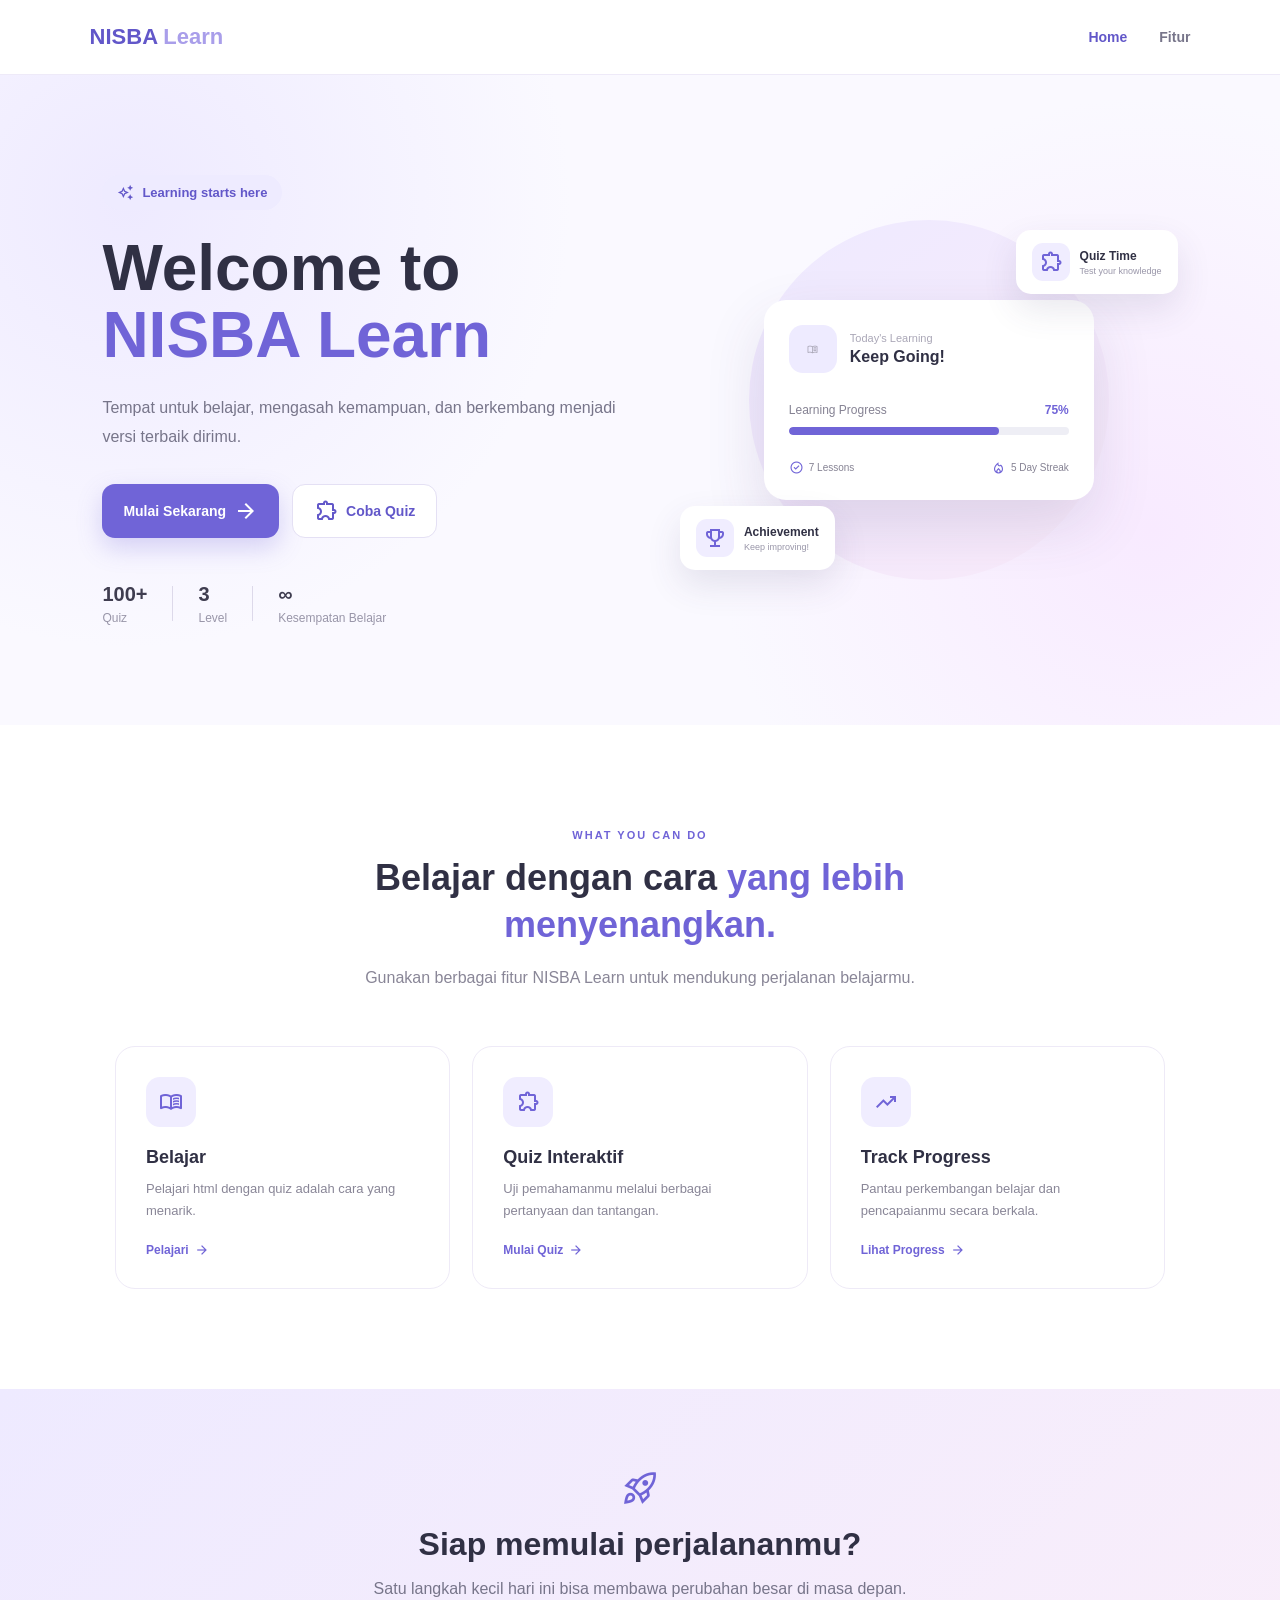
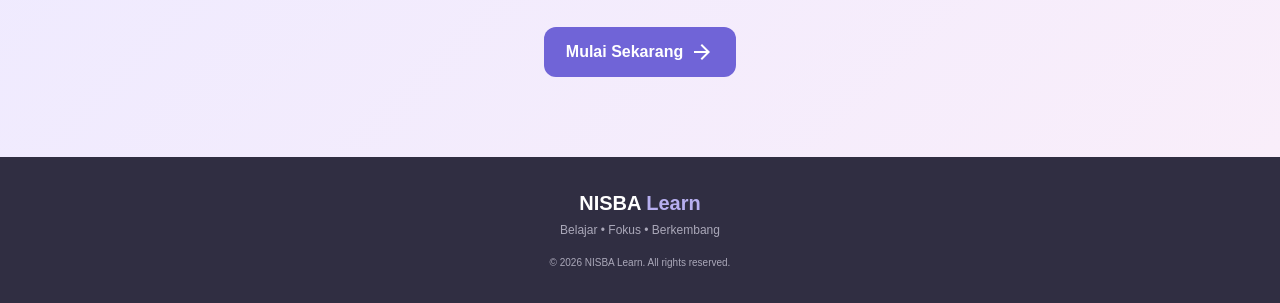
<file: index.html>
<!DOCTYPE html>
<html lang="id">

<head>

    <meta charset="UTF-8">

    <meta name="viewport"
        content="width=device-width, initial-scale=1.0">

    <title>NISBA Learn</title>


    <!-- ========================================
         GOOGLE MATERIAL ICONS
    ========================================= -->

    <link rel="stylesheet"
        href="https://fonts.googleapis.com/css2?family=Material+Symbols+Outlined:opsz,wght,FILL,GRAD@20..48,100..700,0..1,-50..200">


    <!-- ========================================
         CSS
    ========================================= -->

    <link rel="stylesheet"
        href="../css/index.css">

</head>


<body>


    <!-- ========================================
         NAVBAR
    ========================================= -->

    <header class="navbar">

        <div class="logo">
            NISBA <span>Learn</span>
        </div>


        <nav>

            <a href="#home"
                class="aktif">
                Home
            </a>


            <a href="#fitur">
                Fitur
            </a>

        </nav>

    </header>



    <!-- ========================================
         MAIN
    ========================================= -->

    <main>


        <!-- ========================================
             HERO / WELCOME
        ========================================= -->

        <section id="home"
            class="hero">


            <!-- BAGIAN KIRI -->

            <div class="hero-content">


                <!-- BADGE -->

                <div class="badge">

                    <span class="material-symbols-outlined">
                        auto_awesome
                    </span>

                    Learning starts here

                </div>



                <!-- JUDUL -->

                <h1>

                    Welcome to

                    <span>
                        NISBA Learn
                    </span>

                </h1>



                <!-- DESKRIPSI -->

                <p>

                    Tempat untuk belajar, mengasah
                    kemampuan, dan berkembang menjadi
                    versi terbaik dirimu.

                </p>



                <!-- ========================================
                     TOMBOL HERO
                ========================================= -->

                <div class="hero-tombol">


                    <!-- MULAI SEKARANG -->

                    <a href="../html/login.html"
                        class="tombol-utama">

                        Mulai Sekarang

                        <span class="material-symbols-outlined">
                            arrow_forward
                        </span>

                    </a>



                    <!-- COBA QUIZ -->

                    <a href="../html/quiz.html"
                        class="tombol-kedua">

                        <span class="material-symbols-outlined">
                            extension
                        </span>

                        Coba Quiz

                    </a>


                </div>



                <!-- ========================================
                     STATISTIK
                ========================================= -->

                <div class="statistik">


                    <div class="statistik-item">

                        <strong>
                            100+
                        </strong>

                        <span>
                            Quiz
                        </span>

                    </div>



                    <div class="garis"></div>



                    <div class="statistik-item">

                        <strong>
                            3
                        </strong>

                        <span>
                            Level
                        </span>

                    </div>



                    <div class="garis"></div>



                    <div class="statistik-item">

                        <strong>
                            ∞
                        </strong>

                        <span>
                            Kesempatan Belajar
                        </span>

                    </div>


                </div>


            </div>



            <!-- ========================================
                 BAGIAN KANAN / ILUSTRASI
            ========================================= -->

            <div class="hero-visual">


                <!-- LINGKARAN -->

                <div class="lingkaran"></div>



                <!-- ========================================
                     KARTU UTAMA
                ========================================= -->

                <div class="kartu-belajar">


                    <div class="kartu-header">


                        <!-- ICON BUKU -->

                        <div class="ikon-buku">

                            <span class="material-symbols-outlined">
                                menu_book
                            </span>

                        </div>



                        <!-- JUDUL KARTU -->

                        <div>

                            <span>
                                Today's Learning
                            </span>

                            <strong>
                                Keep Going!
                            </strong>

                        </div>


                    </div>



                    <!-- ========================================
                         PROGRESS
                    ========================================= -->

                    <div class="progress-info">

                        <span>
                            Learning Progress
                        </span>

                        <strong>
                            75%
                        </strong>

                    </div>



                    <div class="progress">

                        <div class="progress-isi"></div>

                    </div>



                    <!-- BAGIAN BAWAH -->

                    <div class="kartu-bawah">


                        <div>

                            <span class="material-symbols-outlined">
                                check_circle
                            </span>

                            7 Lessons

                        </div>



                        <div>

                            <span class="material-symbols-outlined">
                                local_fire_department
                            </span>

                            5 Day Streak

                        </div>


                    </div>


                </div>



                <!-- ========================================
                     KARTU QUIZ
                ========================================= -->

                <div class="kartu-kecil quiz">


                    <span class="material-symbols-outlined">
                        extension
                    </span>


                    <div>

                        <strong>
                            Quiz Time
                        </strong>

                        <small>
                            Test your knowledge
                        </small>

                    </div>


                </div>



                <!-- ========================================
                     KARTU ACHIEVEMENT
                ========================================= -->

                <div class="kartu-kecil achievement">


                    <span class="material-symbols-outlined">
                        emoji_events
                    </span>


                    <div>

                        <strong>
                            Achievement
                        </strong>

                        <small>
                            Keep improving!
                        </small>

                    </div>


                </div>


            </div>


        </section>



        <!-- ========================================
             FITUR
        ========================================= -->

        <section id="fitur"
            class="fitur">


            <!-- JUDUL SECTION -->

            <div class="judul-section">


                <span>
                    WHAT YOU CAN DO
                </span>


                <h2>

                    Belajar dengan cara

                    <span>
                        yang lebih menyenangkan.
                    </span>

                </h2>


                <p>

                    Gunakan berbagai fitur NISBA Learn
                    untuk mendukung perjalanan belajarmu.

                </p>


            </div>



            <!-- ========================================
                 CONTAINER FITUR
            ========================================= -->

            <div class="fitur-container">


                <!-- ========================================
                     MATERI
                ========================================= -->

                <div class="fitur-card">

                    <div class="fitur-icon">

                        <span class="material-symbols-outlined">
                            menu_book
                        </span>

                    </div>


                    <h3>
                        Belajar 
                    </h3>


                    <p>

                        Pelajari html dengan quiz adalah
                        cara yang menarik.

                    </p>


                    <a href="#">

                        Pelajari

                        <span class="material-symbols-outlined">
                            arrow_forward
                        </span>

                    </a>


                </div>



                <!-- ========================================
                     QUIZ
                ========================================= -->

                <div class="fitur-card">


                    <div class="fitur-icon">

                        <span class="material-symbols-outlined">
                            extension
                        </span>

                    </div>


                    <h3>
                        Quiz Interaktif
                    </h3>


                    <p>

                        Uji pemahamanmu melalui berbagai
                        pertanyaan dan tantangan.

                    </p>


                    <a href="#">

                        Mulai Quiz

                        <span class="material-symbols-outlined">
                            arrow_forward
                        </span>

                    </a>


                </div>



                <!-- ========================================
                     PROGRESS
                ========================================= -->

                <div class="fitur-card">


                    <div class="fitur-icon">

                        <span class="material-symbols-outlined">
                            trending_up
                        </span>

                    </div>


                    <h3>
                        Track Progress
                    </h3>


                    <p>

                        Pantau perkembangan belajar dan
                        pencapaianmu secara berkala.

                    </p>


                    <a href="#">

                        Lihat Progress

                        <span class="material-symbols-outlined">
                            arrow_forward
                        </span>

                    </a>


                </div>


            </div>


        </section>



        <!-- ========================================
             CTA
        ========================================= -->

        <section class="cta">


            <div>


                <!-- ICON -->

                <span class="material-symbols-outlined">
                    rocket_launch
                </span>


                <!-- JUDUL -->

                <h2>
                    Siap memulai perjalananmu?
                </h2>


                <!-- DESKRIPSI -->

                <p>

                    Satu langkah kecil hari ini bisa
                    membawa perubahan besar di masa depan.

                </p>



                <!-- ========================================
                     TOMBOL CTA
                ========================================= -->

                <a href="../html/login.html"
                    class="tombol-cta">

                    Mulai Sekarang

                    <span class="material-symbols-outlined">
                        arrow_forward
                    </span>

                </a>


            </div>


        </section>


    </main>



    <!-- ========================================
         FOOTER
    ========================================= -->

    <footer id="tentang">


        <!-- LOGO -->

        <div class="footer-logo">

            NISBA <span>Learn</span>

        </div>


        <!-- TAGLINE -->

        <p>

            Belajar • Fokus • Berkembang

        </p>


        <!-- COPYRIGHT -->

        <span>

            © 2026 NISBA Learn.
            All rights reserved.

        </span>


    </footer>
    <script src="../js/index.js"></script>

</body>

</html>
</file>
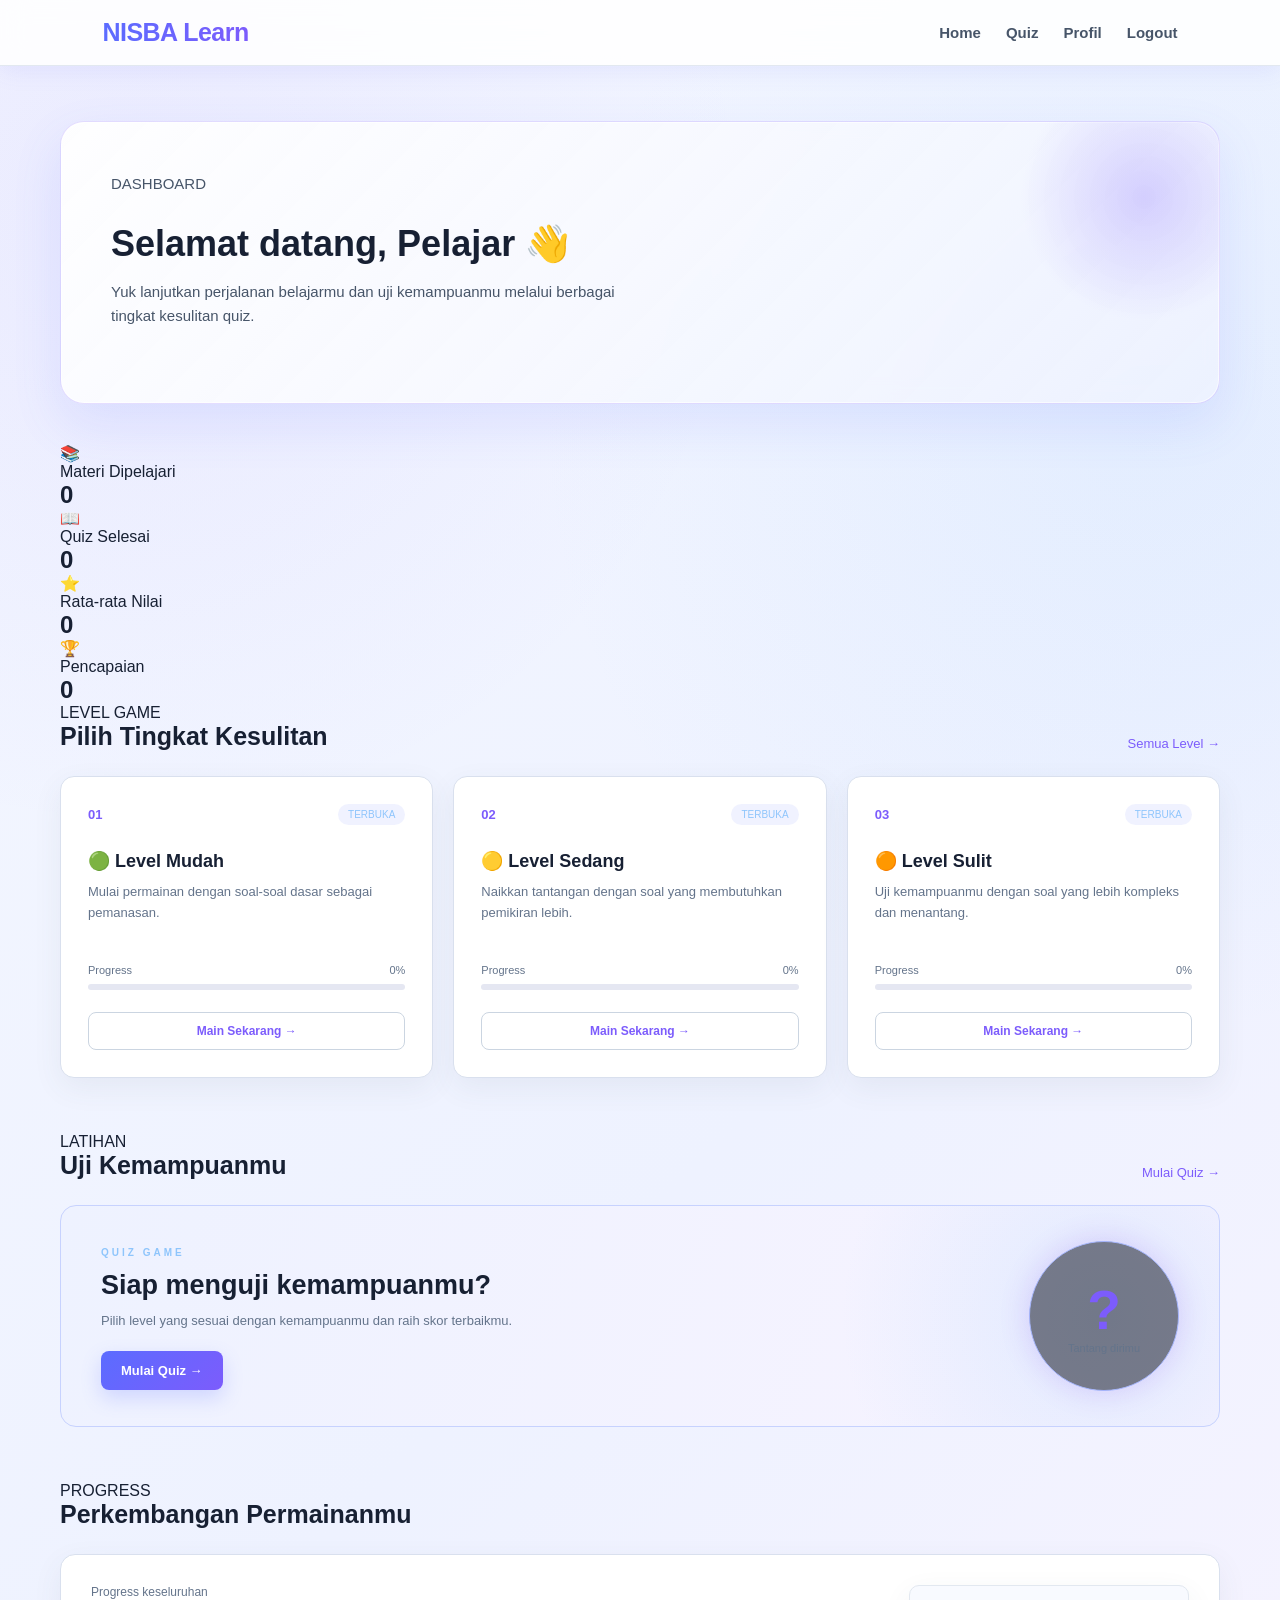
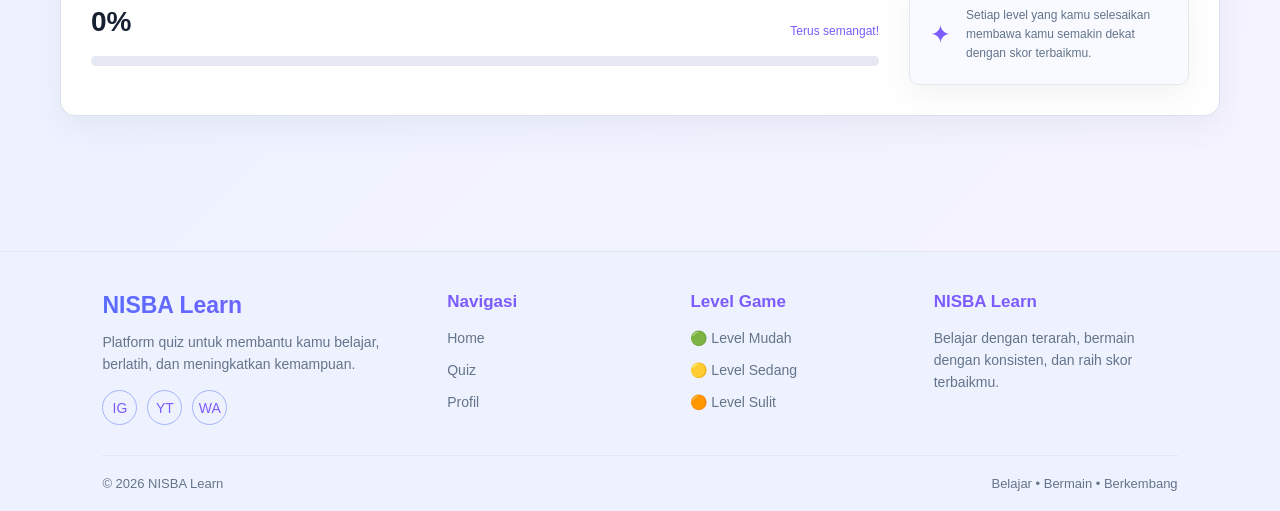
<file: html/dashbord.html>
<!DOCTYPE html>
<html lang="id">

<head>
    <meta charset="UTF-8">
    <meta name="viewport" content="width=device-width, initial-scale=1.0">
    <title>Dashboard - NISBA Learn</title>
    <!-- File CSS Utama -->
    <link rel="stylesheet" href="../css/style.css">
</head>

<body>
 
    <!-- =========================================================================
         HEADER & NAVIGASI UTAMA
         ========================================================================= -->
    <header>
        <h2>NISBA Learn</h2>
        <nav>
            <a href="dashbord.html">Home</a>
            <a href="quiz.html">Quiz</a>
            <a href="profil.html">Profil</a>
            <a href="login.html">Logout</a>
        </nav>
    </header>

    <!-- =========================================================================
         KONTEN UTAMA (MAIN)
         ========================================================================= -->
    <main>
        
        <!-- SECTION 1: BANNER SLIDER & TEKS SAMBUTAN -->
        <section class="selamat-datang">   

            <!-- Component: Dynamic Welcome Text -->
            <div class="teks-sambutan">
                <p class="teks-kecil">DASHBOARD</p>
                <h1>
                    Selamat datang,
                    <!-- Element ID diakses & diisi nama pengguna via JavaScript -->
                    <span id="namaPengguna">Pelajar</span> 👋
                </h1>
                <p>
                    Yuk lanjutkan perjalanan belajarmu dan uji kemampuanmu melalui berbagai tingkat kesulitan quiz.
                </p>
            </div>
        </section>

        <!-- SECTION 2: RINGKASAN STATISTIK PENGGUNA -->
        <section class="ringkasan">

            <div class="kartu-statistik">
                <div class="dokumen">📚</div>
                <div>
                    <p>Materi Dipelajari</p>
                    <h2>0</h2>
                </div>
            </div>

            <div class="kartu-statistik">
                <div class="buku"> 📖 </div>
                <div>
                    <p>Quiz Selesai</p>
                    <h2>0</h2>
                </div>
            </div>

            <div class="kartu-statistik">
                <div class="bintang">⭐</div>
                <div>
                    <p>Rata-rata Nilai</p>
                    <h2>0</h2>
                </div>
            </div>

            <div class="kartu-statistik">
                <div class="piala">🏆</div>
                <div>
                    <p>Pencapaian</p>
                    <h2>0</h2>
                </div>
            </div>

        </section>

        <!-- SECTION 3: KARTU TINGKAT KESULITAN QUIZ -->
        <section class="bagian">
            <div class="judul-bagian">
                <div>
                    <p class="teks-kecil">LEVEL GAME</p>
                    <h2>Pilih Tingkat Kesulitan</h2>
                </div>
                <a href="quiz.html">Semua Level →</a>
            </div>

            <div class="learning-grid">

                <!-- Level 1: Mudah -->
                <div class="kartu-belajar">
                    <div class="atas-kartu">
                        <span class="nomor">01</span>
                        <span class="status">TERBUKA</span>
                    </div>
                    <h3>🟢 Level Mudah</h3>
                    <p>Mulai permainan dengan soal-soal dasar sebagai pemanasan.</p>
                    <div class="progress-teks">
                        <span>Progress</span>
                        <span>0%</span>
                    </div>
                    <div class="progress-belajar">
                    </div>
                    <a href="quiz.html?level=mudah" class="tombol-belajar">Main Sekarang →</a>
                </div>

                <!-- Level 2: Sedang -->
                <div class="kartu-belajar">
                    <div class="atas-kartu">
                        <span class="nomor">02</span>
                        <span class="status">TERBUKA</span>
                    </div>
                    <h3>🟡 Level Sedang</h3>
                    <p>Naikkan tantangan dengan soal yang membutuhkan pemikiran lebih.</p>
                    <div class="progress-teks">
                        <span>Progress</span>
                        <span>0%</span>
                    </div>
                    <div class="progress-belajar">
                        <div class="bar-fill"></div>
                    </div>
                    <a href="quiz.html?level=sedang" class="tombol-belajar">Main Sekarang →</a>
                </div>

                <!-- Level 3: Sulit -->
                <div class="kartu-belajar">
                    <div class="atas-kartu">
                        <span class="nomor">03</span>
                        <span class="status">TERBUKA</span>
                    </div>
                    <h3>🟠 Level Sulit</h3>
                    <p>Uji kemampuanmu dengan soal yang lebih kompleks dan menantang.</p>
                    <div class="progress-teks">
                        <span>Progress</span>
                        <span>0%</span>
                    </div>
                    <div class="progress-belajar">
                        <div class="bar-fill"></div>
                    </div>
                    <a href="quiz.html?level=sulit" class="tombol-belajar">Main Sekarang →</a>
                </div>

            </div>
        </section>

        <!-- SECTION 4: CALL TO ACTION (CTA) QUIZ BANNER -->
        <section class="bagian">
            <div class="judul-bagian">
                <div>
                    <p class="teks-kecil">LATIHAN</p>
                    <h2>Uji Kemampuanmu</h2>
                </div>
                <a href="quiz.html">Mulai Quiz →</a>
            </div>

            <div class="quiz-banner">
                <div class="quiz-info">
                    <span class="label-quiz">QUIZ GAME</span>
                    <h2>Siap menguji kemampuanmu?</h2>
                    <p>Pilih level yang sesuai dengan kemampuanmu dan raih skor terbaikmu.</p>
                    <a href="quiz.html" class="tombol-quiz">Mulai Quiz →</a>
                </div>

                <div class="angka-quiz">
                    <strong>?</strong>
                    <span>Tantang dirimu</span>
                </div>
            </div>
        </section>

        <!-- SECTION 5: TOTAL PROGRESS BAR -->
        <section class="bagian">
            <div class="judul-bagian">
                <div>
                    <p class="teks-kecil">PROGRESS</p>
                    <h2>Perkembangan Permainanmu</h2>
                </div>
            </div>

            <div class="progress-card">
                <div class="progress-utama">
                    <div class="progress-info">
                        <div>
                            <p>Progress keseluruhan</p>
                            <h2>0%</h2>
                        </div>
                        <span>Terus semangat!</span>
                    </div>
                    <div class="bar-besar">
                        <div class="bar-fill-total"></div>
                    </div>
                </div>

                <div class="motivasi">
                    <span>✦</span>
                    <p>Setiap level yang kamu selesaikan membawa kamu semakin dekat dengan skor terbaikmu.</p>
                </div>
            </div>
        </section>

    </main>

    <!-- =========================================================================
         FOOTER
         ========================================================================= -->
    <footer>
        <div class="footer-container">
            <div class="footer-bagian">
                <h2 class="logo-footer">NISBA Learn</h2>
                <p>Platform quiz untuk membantu kamu belajar, berlatih, dan meningkatkan kemampuan.</p>
                <div class="sosial">
                    <a href="#">IG</a>
                    <a href="#">YT</a>
                    <a href="#">WA</a>
                </div>
            </div>

            <div class="footer-bagian">
                <h3>Navigasi</h3>
                <a href="index.html">Home</a>
                <a href="quiz.html">Quiz</a>
                <a href="profil.html">Profil</a>
            </div>

            <div class="footer-bagian">
                <h3>Level Game</h3>
                <a href="quiz.html?level=mudah">🟢 Level Mudah</a>
                <a href="quiz.html?level=sedang">🟡 Level Sedang</a>
                <a href="quiz.html?level=sulit">🟠 Level Sulit</a>
        
            </div>

            <div class="footer-bagian">
                <h3>NISBA Learn</h3>
                <p>Belajar dengan terarah, bermain dengan konsisten, dan raih skor terbaikmu.</p>
            </div>
        </div>

        <div class="footer-bawah">
            <span>© 2026 NISBA Learn</span>
            <span>Belajar • Bermain • Berkembang</span>
        </div>
    </footer>

    <!-- Script JavaScript Utama -->
    <script src="../js/script.js"></script>

</body>
</html>
</file>
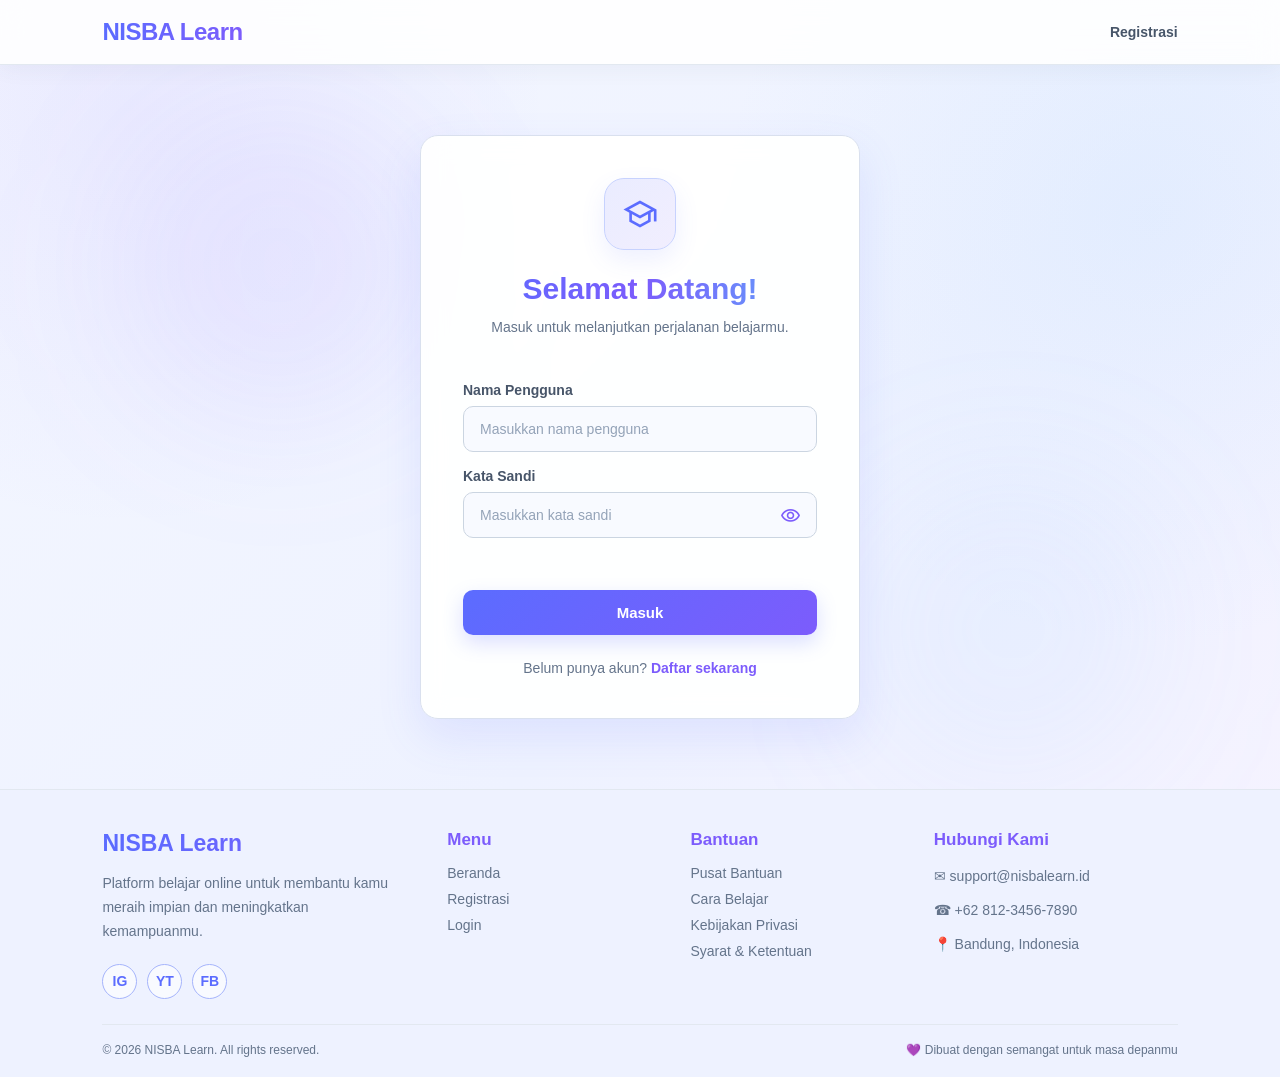
<file: html/login.html>
<!DOCTYPE html>
<html lang="id">

<head>

    <meta charset="UTF-8">

    <meta
        name="viewport"
        content="width=device-width, initial-scale=1.0"
    >

    <title>Login - NISBA Learn</title>

    <!-- GOOGLE ICON -->
    <link
        rel="stylesheet"
        href="https://fonts.googleapis.com/css2?family=Material+Symbols+Outlined:opsz,wght,FILL,GRAD@20..48,100..700,0..1,-50..200"
    >

    <!-- CSS LOGIN -->
    <link
        rel="stylesheet"
        href="../css/login.css"
    >

</head>


<body>

    <!-- header -->
    <header>

        <h2>
            NISBA Learn
        </h2>

        <nav>

            <a href="register.html">
                Registrasi
            </a>

        </nav>

    </header>



    <!-- =================================
         FORM LOGIN
    ================================== -->

    <main>

        <div class="login-container">


            <!-- LOGO / ICON -->

            <div class="login-icon">

                <span class="material-symbols-outlined">
                    school
                </span>

            </div>


            <h1>
                Selamat Datang!
            </h1>

            <p class="subjudul">
                Masuk untuk melanjutkan perjalanan belajarmu.
            </p>



            <!-- FORM -->

            <form id="formulirLogin">


                <!-- USERNAME -->

                <label for="namaPengguna">
                    Nama Pengguna
                </label>

                <input
                    type="text"
                    id="namaPengguna"
                    placeholder="Masukkan nama pengguna"
                    required
                >



                <!-- PASSWORD -->

                <label for="kataSandi">
                    Kata Sandi
                </label>

                <div class="kotak-sandi">

                    <input
                        type="password"
                        id="kataSandi"
                        placeholder="Masukkan kata sandi"
                        required
                    >

                    <button
                        type="button"
                        id="tombolSandi"
                    >

                        <span class="material-symbols-outlined">
                            visibility
                        </span>

                    </button>

                </div>



                <!-- PESAN -->

                <p id="pesanLogin"></p>



                <!-- TOMBOL LOGIN -->

                <button
                    type="submit"
                    class="tombol-login"
                >
                    Masuk
                </button>


            </form>



            <!-- LINK REGISTER -->

            <p class="belum-akun">

                Belum punya akun?

                <a href="register.html">
                    Daftar sekarang
                </a>

            </p>


        </div>

    </main>



    <!-- =================================
         FOOTER
    ================================== -->

    <footer>

        <div class="footer-container">


            <div class="footer-bagian">

                <h2 class="logo-footer">
                    NISBA Learn
                </h2>

                <p>
                    Platform belajar online untuk membantu
                    kamu meraih impian dan meningkatkan
                    kemampuanmu.
                </p>

                <div class="sosial">

                    <a href="#">
                        IG
                    </a>

                    <a href="#">
                        YT
                    </a>

                    <a href="#">
                        FB
                    </a>

                </div>

            </div>



            <div class="footer-bagian">

                <h3>
                    Menu
                </h3>

                <a href="dashbord.html">
                    Beranda
                </a>

                <a href="register.html">
                    Registrasi
                </a>

                <a href="login.html">
                    Login
                </a>

            </div>
 


            <div class="footer-bagian">

                <h3>
                    Bantuan
                </h3>

                <a href="#">
                    Pusat Bantuan
                </a>

                <a href="#">
                    Cara Belajar
                </a>

                <a href="#">
                    Kebijakan Privasi
                </a>

                <a href="#">
                    Syarat & Ketentuan
                </a>

            </div>



            <div class="footer-bagian">

                <h3>
                    Hubungi Kami
                </h3>

                <p>
                    ✉ support@nisbalearn.id
                </p>

                <p>
                    ☎ +62 812-3456-7890
                </p>

                <p>
                    📍 Bandung, Indonesia
                </p>

            </div>


        </div>



        <div class="footer-bawah">

            <span>
                © 2026 NISBA Learn. All rights reserved.
            </span>

            <span>
                💜 Dibuat dengan semangat untuk masa depanmu
            </span>

        </div>

    </footer>



    <!-- JAVASCRIPT LOGIN -->

    <script src="../js/login.js"></script>


</body>

</html>
</file>
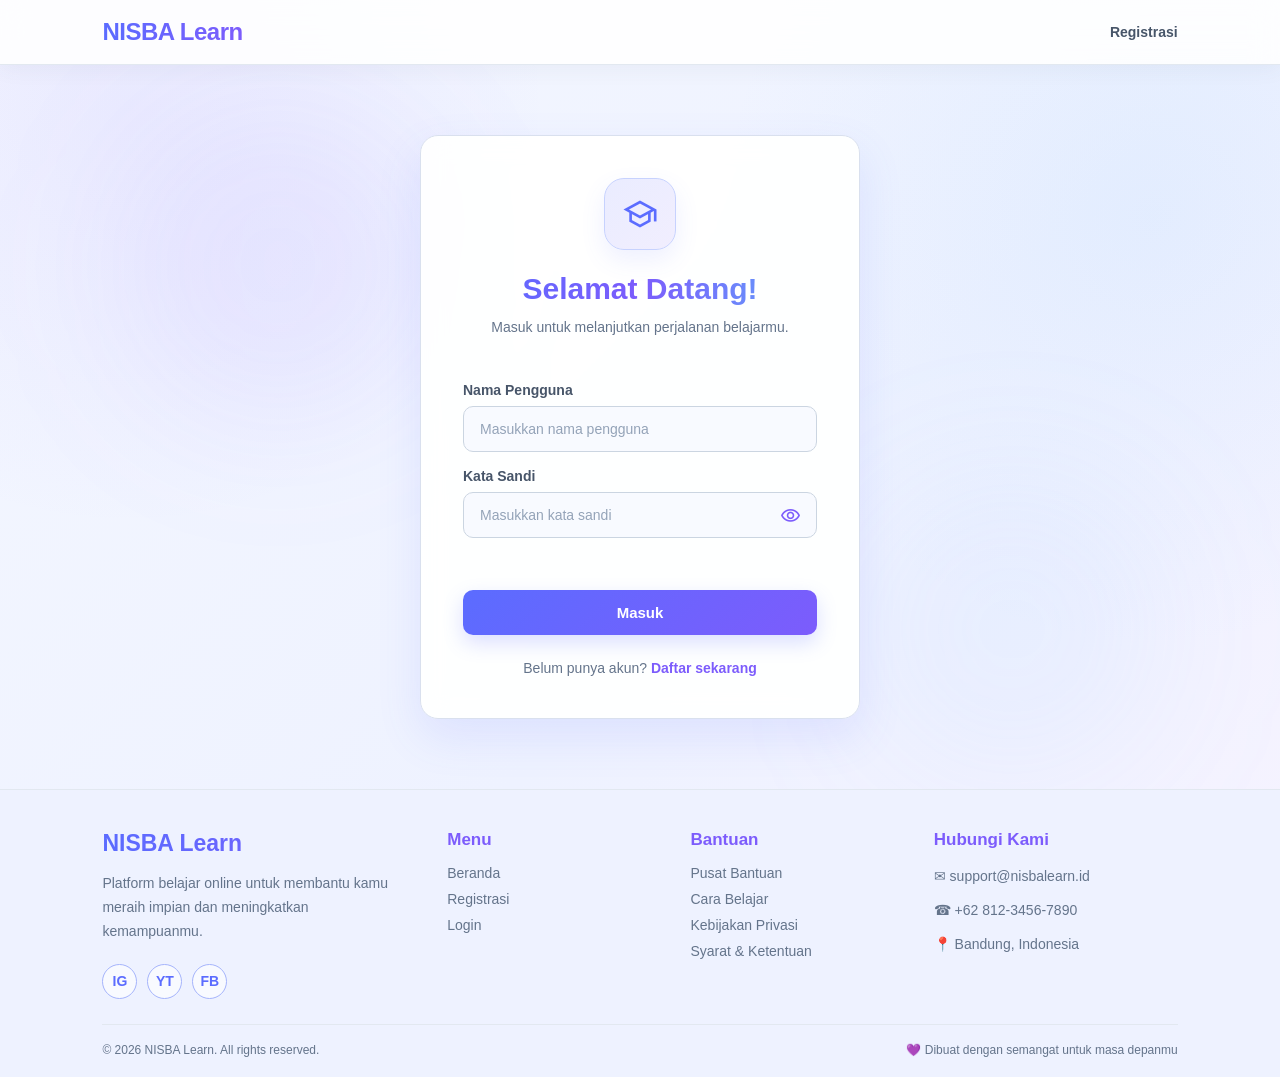
<file: html/profil.html>
<!DOCTYPE html>
<html lang="id">

<head>

    <meta charset="UTF-8">

    <meta
        name="viewport"
        content="width=device-width, initial-scale=1.0"
    >

    <title>Profil - NISBA Learn</title>

    <!-- GOOGLE MATERIAL SYMBOLS -->
    <link
        rel="stylesheet"
        href="https://fonts.googleapis.com/css2?family=Material+Symbols+Outlined"
    >

    <link
        rel="stylesheet"
        href="../css/profil.css"
    >

</head>


<body>


    <!-- =================================
         HEADER
    ================================== -->

    <header>

        <h2>NISBA Learn</h2>

        <nav>

            <a href="index.html">
                Home
            </a>

            <a href="quiz.html">
                Quiz
            </a>

            <a href="profil.html">
                Profil
            </a>

           <a href="login.html">
                Logout
           </a>

        </nav>

    </header>



    <!-- =================================
         MAIN
    ================================== -->

    <main>


        <section class="profil-container">


            <!-- =================================
                 JUDUL
            ================================== -->

            <div class="judul-profil">

                <p class="teks-kecil">
                    NISBA LEARN
                </p>

                <h1>
                    Profil Pengguna
                </h1>

                <p>
                    Kelola dan lihat informasi akunmu
                    di NISBA Learn.
                </p>

            </div>



            <!-- =================================
                 KARTU PROFIL
            ================================== -->

            <div class="profil-card">


                <div class="foto-profil">

                    <span class="material-symbols-outlined">
                        person
                    </span>

                </div>


                <h2 id="namaPengguna">
                    Pengguna
                </h2>


                <p
                    id="username"
                    class="username"
                >
                    @username
                </p>


                <div class="garis"></div>



                <!-- =================================
                     INFORMASI AKUN
                ================================== -->

                <div class="informasi-akun">


                    <div class="info-item">

                        <span class="material-symbols-outlined">
                            badge
                        </span>

                        <div>

                            <span>
                                Nama Lengkap
                            </span>

                            <strong id="namaLengkap">
                                -
                            </strong>

                        </div>

                    </div>



                    <div class="info-item">

                        <span class="material-symbols-outlined">
                            person
                        </span>

                        <div>

                            <span>
                                Username
                            </span>

                            <strong id="usernameDetail">
                                -
                            </strong>

                        </div>

                    </div>



                    <div class="info-item">

                        <span class="material-symbols-outlined">
                            school
                        </span>

                        <div>

                            <span>
                                Status
                            </span>

                            <strong>
                                Pelajar
                            </strong>

                        </div>

                    </div>


                </div>



                <!-- =================================
                     STATISTIK QUIZ
                ================================== -->

                <div class="statistik">


                    <div class="statistik-item">

                        <span class="material-symbols-outlined">
                            quiz
                        </span>

                        <strong id="jumlahQuiz">
                            0
                        </strong>

                        <span>
                            Quiz Selesai
                        </span>

                    </div>



                    <div class="statistik-item">

                        <span class="material-symbols-outlined">
                            star
                        </span>

                        <strong id="rataNilai">
                            0
                        </strong>

                        <span>
                            Rata-rata Nilai
                        </span>

                    </div>


                </div>


            </div>


        </section>


    </main>



    <!-- =================================
         FOOTER
    ================================== -->

    <footer>

        <div class="footer-container">


            <div class="footer-bagian">

                <h2 class="logo-footer">
                    NISBA Learn
                </h2>

                <p>
                    Platform quiz untuk membantu
                    kamu belajar, berlatih, dan
                    meningkatkan kemampuan.
                </p>

            </div>



            <div class="footer-bagian">

                <h3>
                    Navigasi
                </h3>

                <a href="index.html">
                    Beranda
                </a>

                <a href="quiz.html">
                    Quiz
                </a>

                <a href="profil.html">
                    Profil
                </a>

                <a
                    href="#"
                    id="tombolLogoutFooter"
                >
                    Logout
                </a>

            </div>



            <div class="footer-bagian">

                <h3>
                    NISBA Learn
                </h3>

                <p>
                    Belajar dengan terarah,
                    berlatih dengan konsisten,
                    dan raih hasil terbaikmu.
                </p>

            </div>


        </div>



        <div class="footer-bawah">

            <span>
                © 2026 NISBA Learn
            </span>

            <span>
                Belajar • Berlatih • Berkembang
            </span>

        </div>

    </footer>



    <script src="../js/profil.js"></script>

</body>

</html>
</file>
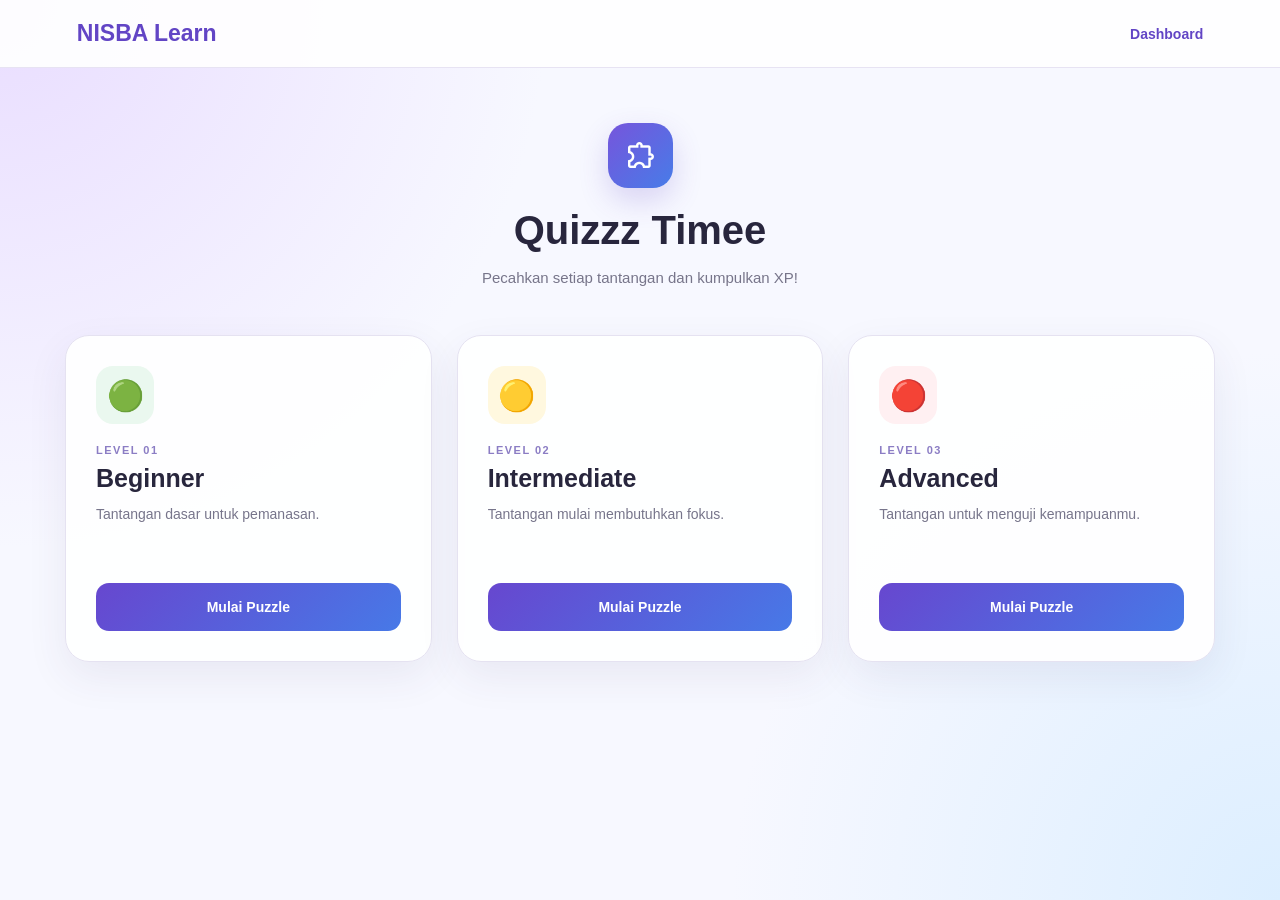
<file: html/quiz.html>
<!DOCTYPE html>

<html lang="id">

<head>

    <meta charset="UTF-8">

    <meta name="viewport" content="width=device-width, initial-scale=1.0">

    <title>quiz time</title>


    <!-- GOOGLE ICON -->
    <link rel="stylesheet"
        href="https://fonts.googleapis.com/css2?family=Material+Symbols+Outlined:opsz,wght,FILL,GRAD@20..48,100..700,0..1,-50..200">

    <!-- CSS -->
    <link rel="stylesheet" href="../css/quiz.css">

</head>

<body>


    <!-- =====================================
     HEADER
====================================== -->

    <header>

        <div class="logo">
            NISBA Learn
        </div>

        <a href="dashbord.html">
            Dashboard
        </a>

    </header>



    <!-- =====================================
     MAIN
====================================== -->

    <main>

        <!-- PEMILIHAN LEVEL -->

        <section id="halamanLevel" class="halaman">

            <div class="judul">

                <span class="material-symbols-outlined">
                    extension
                </span>

                <h1>
                    Quizzz Timee
                </h1>

                <p>
                    Pecahkan setiap tantangan dan kumpulkan XP!
                </p>

            </div>


            <div class="level-container">


                <!-- BEGINNER -->

                <div class="level-card beginner">

                    <div class="level-icon">
                        🟢
                    </div>

                    <span class="label-level">
                        LEVEL 01
                    </span>

                    <h2>
                        Beginner
                    </h2>

                    <p>
                        Tantangan dasar untuk pemanasan.
                    </p>

                    <button id="tombolBeginner">
                        Mulai Puzzle
                    </button>

                </div>



                <!-- INTERMEDIATE -->

                <div class="level-card intermediate">

                    <div class="level-icon">
                        🟡
                    </div>

                    <span class="label-level">
                        LEVEL 02
                    </span>

                    <h2>
                        Intermediate
                    </h2>

                    <p>
                        Tantangan mulai membutuhkan fokus.
                    </p>

                    <button id="tombolIntermediate">
                        Mulai Puzzle
                    </button>

                </div>



                <!-- ADVANCED -->

                <div class="level-card advanced">

                    <div class="level-icon">
                        🔴
                    </div>

                    <span class="label-level">
                        LEVEL 03
                    </span>

                    <h2>
                        Advanced
                    </h2>

                    <p>
                        Tantangan untuk menguji kemampuanmu.
                    </p>

                    <button id="tombolAdvanced">
                        Mulai Puzzle
                    </button>

                </div>

            </div>

        </section>



        <!-- =====================================
         HALAMAN PUZZLE
    ====================================== -->

        <section id="halamanPuzzle" class="halaman hidden">

            <!-- STATUS -->

            <div class="status-bar">

                <div>
                    🧩
                    <span id="nomorPuzzle">
                        Puzzle 1 / 10
                    </span>
                </div>

                <div>
                    ❤️
                    <span id="nyawa">
                        ❤️ ❤️ ❤️
                    </span>
                </div>

                <div>
                    🔥
                    <span id="streak">
                        0
                    </span>
                </div>

                <div>
                    ⭐
                    <span id="xp">
                        0 XP
                    </span>
                </div>

            </div>



            <!-- PROGRESS -->

            <div class="progress-container">

                <div id="progressBar" class="progress-bar"></div>

            </div>



            <!-- PUZZLE -->

            <div class="puzzle-card">

                <div id="tingkatSoal" class="tingkat">
                    BEGINNER
                </div>


                <h2 id="pertanyaan">
                    Memuat pertanyaan...
                </h2>


                <p class="petunjuk">
                    Pilih keping jawaban yang menurutmu benar.
                </p>


                <div id="pilihan" class="pilihan"></div>


                <p id="pesan" class="pesan"></p>


                <button id="tombolBerikutnya" class="tombol-berikutnya hidden">
                    Puzzle Berikutnya

                    <span class="material-symbols-outlined">
                        arrow_forward
                    </span>
                </button>

            </div>

        </section>



        <!-- =====================================
         HASIL
    ====================================== -->

        <section id="halamanHasil" class="halaman hidden">

            <div class="hasil-card">

                <div class="hasil-icon">
                    🏆
                </div>

                <h1>
                    Puzzle Selesai!
                </h1>

                <p>
                    Kamu berhasil menyelesaikan semua puzzle.
                </p>


                <div class="hasil-statistik">

                    <div>
                        <span id="hasilSkor">
                            0
                        </span>

                        <small>
                            Skor
                        </small>
                    </div>


                    <div>
                        <span id="hasilBenar">
                            0
                        </span>

                        <small>
                            Benar
                        </small>
                    </div>


                    <div>
                        <span id="hasilXP">
                            0
                        </span>

                        <small>
                            XP
                        </small>
                    </div>

                </div>


                <div id="pesanHasil" class="pesan-hasil">
                    Kerja bagus!
                </div>


                <div class="hasil-tombol">

                    <button id="tombolUlangi">
                        🔄 Ulangi
                    </button>

                    <button id="tombolPilihLevel">
                        🏠 Pilih Level
                    </button>

                </div>

            </div>

        </section>

    </main>



    <!-- JAVASCRIPT -->

    <script src="../js/quiz.js"></script>


</body>

</html>
</file>
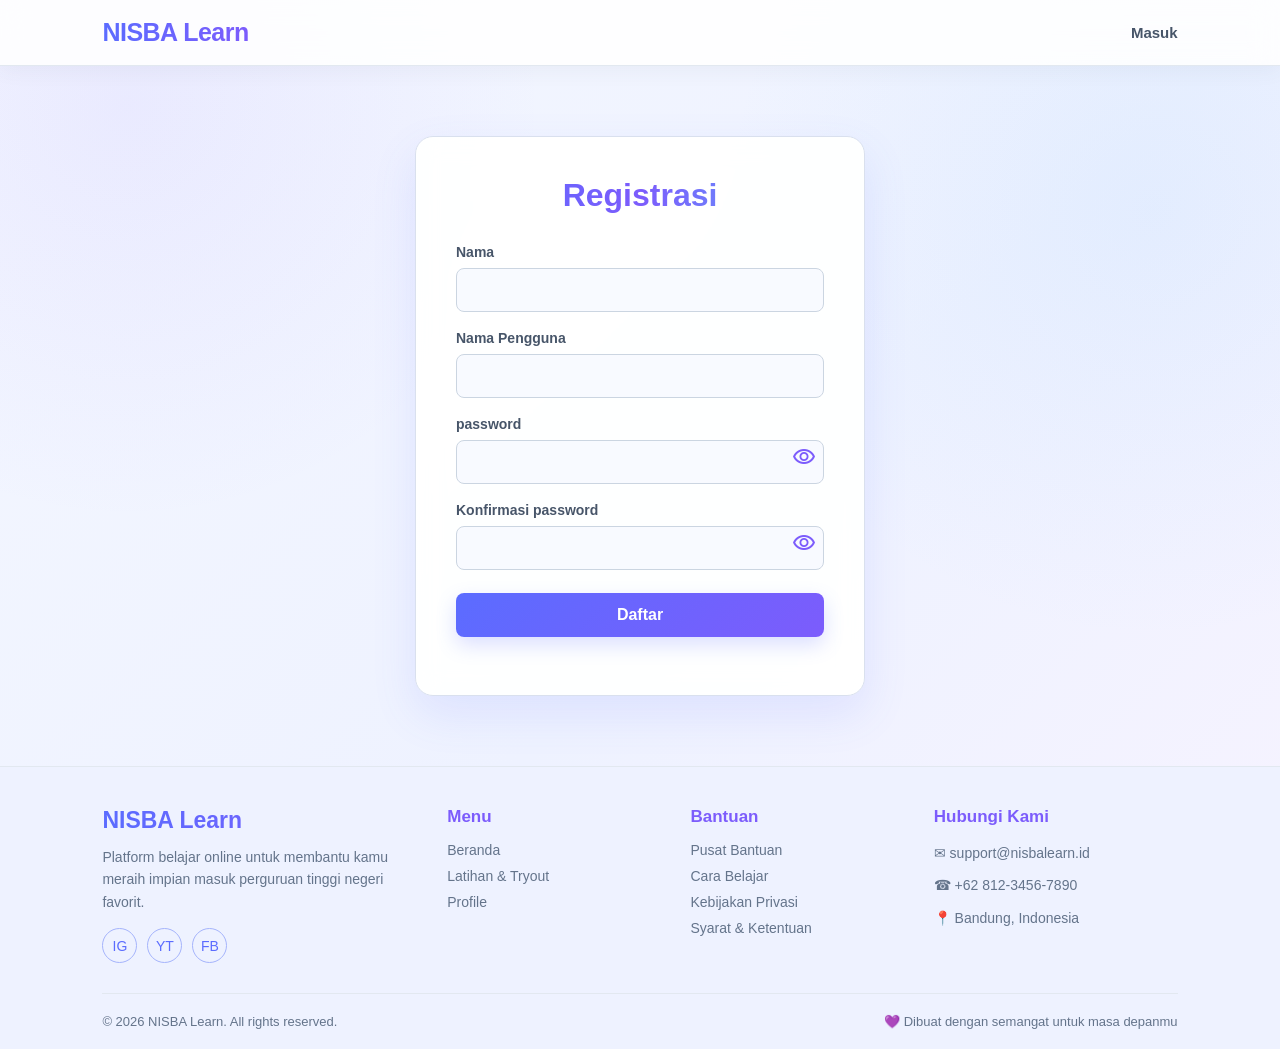
<file: html/register.html>
<!DOCTYPE html>
<html lang="id">

<head>
    <meta charset="UTF-8">
    <meta name="viewport" content="width=device-width, initial-scale=1.0">

    <title>Registrasi - NISBA Learn</title>
    <link rel="stylesheet"
        href="https://fonts.googleapis.com/css2?family=Material+Symbols+Outlined:opsz,wght,FILL,GRAD@20..48,100..700,0..1,-50..200" />

    <link rel="stylesheet" href="../css/register.css">

</head>

<body>

    <!-- HEADER -->
    <header>

        <h2>NISBA Learn</h2>

        <nav>
            <a href="login.html">Masuk</a>
        </nav>

    </header>


    <!-- FORM REGISTRASI -->
    <main>

        <div class="form-container">

            <h1>Registrasi</h1>

            <form id="formulirRegistrasi">

                <label for="nama">
                    Nama
                </label>

                <input type="text" id="nama" required>


                <label for="namaPengguna">
                    Nama Pengguna
                </label>

                <input type="text" id="namaPengguna" required>

                <label for="kataSandi">
                    password
                </label>

                <div class="kotak-sandi">

                    <input type="password" id="kataSandi" required>

                    <button type="button" id="tombolSandi">
                        <span class="material-symbols-outlined">
                            visibility
                        </span>
                    </button>

                </div>
                <label for="confirmSandi">
                    Konfirmasi password
                </label>
                <div class="kotak-sandi">

                    <input type="password" id="confirmSandi" required>

                    <button type="button" id="tombolConfirmSandi">
                        <span class="material-symbols-outlined">
                            visibility
                        </span>
                    </button>

                </div>
                <!-- TOMBOL DAFTAR -->
                <button type="submit">
                    Daftar
                </button>

            </form>


            <p id="pesan"></p>

        </div>

    </main>


    <!-- FOOTER -->
    <footer>

        <div class="footer-container">

            <div class="footer-bagian">

                <h2 class="logo-footer">
                    NISBA Learn
                </h2>

                <p>
                    Platform belajar online untuk membantu
                    kamu meraih impian masuk perguruan tinggi
                    negeri favorit.
                </p>

                <div class="sosial">

                    <a href="#">IG</a>
                    <a href="#">YT</a>
                    <a href="#">FB</a>

                </div>

            </div>


            <div class="footer-bagian">

                <h3>Menu</h3>

                <a href="index.html">Beranda</a>
                <a href="#">Latihan & Tryout</a>
                <a href="#">Profile</a>

            </div>


            <div class="footer-bagian">

                <h3>Bantuan</h3>

                <a href="#">Pusat Bantuan</a>
                <a href="#">Cara Belajar</a>
                <a href="#">Kebijakan Privasi</a>
                <a href="#">Syarat & Ketentuan</a>

            </div>


            <div class="footer-bagian">

                <h3>Hubungi Kami</h3>

                <p>
                    ✉ support@nisbalearn.id
                </p>

                <p>
                    ☎ +62 812-3456-7890
                </p>

                <p>
                    📍 Bandung, Indonesia
                </p>

            </div>

        </div>


        <div class="footer-bawah">

            <span>
                © 2026 NISBA Learn. All rights reserved.
            </span>

            <span>
                💜 Dibuat dengan semangat untuk masa depanmu
            </span>

        </div>

    </footer>


    <script src="../js/register.js"></script>

</body>

</html>
</file>
<file: css/index.css>
/* ========================================
   RESET
======================================== */

* {
    box-sizing: border-box;
    margin: 0;
    padding: 0;
}


html {
    scroll-behavior: smooth;
}


body {
    font-family: Arial, sans-serif;
    color: #303044;
    background: #faf9ff;
}


/* ========================================
   NAVBAR
======================================== */

.navbar {
    /* width: 100%; */
    height: 75px;

    display: flex;
    align-items: center;
    justify-content: space-between;

    padding: 0 7%;

    background: rgba(255, 255, 255, 0.95);

    border-bottom: 1px solid #eeeaf8;

    position: sticky;
    top: 0;

    z-index: 100;
}


.logo {
    font-size: 22px;
    font-weight: 800;

    color: #6257c9;
}


.logo span {
    color: #a99eea;
}


/* ========================================
   NAVIGASI
======================================== */

.navbar nav {
    display: flex;
    align-items: center;

    gap: 32px;
}


.navbar nav a {
    text-decoration: none;

    color: #77758a;

    font-size: 14px;
    font-weight: 600;

    transition: 0.3s;
}


.navbar nav a:hover,
.navbar nav a.aktif {
    color: #6257c9;
}


/* ========================================
   HERO
======================================== */

.hero {
    min-height: 650px;

    padding: 70px 8%;

    display: flex;
    align-items: center;
    justify-content: space-between;

    gap: 60px;

    /* overflow: hidden; */

    background:
        radial-gradient(
            circle at 10% 20%,
            #eeeaff 0%,
            transparent 35%
        ),
        radial-gradient(
            circle at 90% 70%,
            #f8eaff 0%,
            transparent 35%
        );
}


.hero-content {
    max-width: 600px;
}


.badge {
    display: inline-flex;
    align-items: center;

    gap: 8px;

    padding: 9px 15px;

    border-radius: 30px;

    background: #eeebff;

    color: #6257c9;

    font-size: 13px;
    font-weight: 700;

    margin-bottom: 25px;
}


.badge .material-symbols-outlined {
    font-size: 17px;
}


/* ========================================
   JUDUL HERO
======================================== */

.hero h1 {
    font-size: clamp(42px, 5vw, 68px);

    line-height: 1.05;

    color: #303044;

    margin-bottom: 25px;
}


.hero h1 span {
    display: block;

    color: #7064d7;
}


.hero-content > p {
    max-width: 520px;

    color: #77758a;

    line-height: 1.8;

    font-size: 16px;
}


/* ========================================
   TOMBOL HERO
======================================== */

.hero-tombol {
    display: flex;

    gap: 13px;

    margin-top: 32px;
}


.tombol-utama,
.tombol-kedua {
    padding: 14px 21px;

    border-radius: 13px;

    font-size: 14px;
    font-weight: 700;

    display: inline-flex;
    align-items: center;

    gap: 8px;

    text-decoration: none;

    cursor: pointer;

    transition: 0.3s;
}


/* TOMBOL UTAMA */

.tombol-utama {
    background: #7064d7;

    color: white;

    box-shadow:
        0 10px 25px rgba(112, 100, 215, 0.25);
}


.tombol-utama:hover {
    transform: translateY(-3px);

    background: #6257c9;
}


/* TOMBOL KEDUA */

.tombol-kedua {
    background: white;

    color: #6257c9;

    border: 1px solid #e4e0f4;
}


.tombol-kedua:hover {
    background: #f5f2ff;

    transform: translateY(-3px);
}


/* ========================================
   STATISTIK
======================================== */

.statistik {
    display: flex;
    align-items: center;

    margin-top: 45px;

    gap: 25px;
}


.statistik-item {
    display: flex;
    flex-direction: column;

    gap: 5px;
}


.statistik-item strong {
    font-size: 20px;

    color: #3f3d50;
}


.statistik-item span {
    font-size: 12px;

    color: #9996a9;
}


.garis {
    width: 1px;

    height: 35px;

    background: #ddd9ea;
}


/* ========================================
   HERO VISUAL
======================================== */

.hero-visual {
    width: 500px;
    height: 450px;

    position: relative;

    display: flex;
    justify-content: center;
    align-items: center;
}


.lingkaran {
    width: 360px;
    height: 360px;

    border-radius: 50%;

    background:
        linear-gradient(
            145deg,
            #eeeaff,
            #f9eafa
        );

    position: absolute;
}


/* ========================================
   KARTU BELAJAR
======================================== */

.kartu-belajar {
    width: 330px;

    padding: 25px;

    background: white;

    border-radius: 22px;

    position: relative;

    box-shadow:
        0 25px 60px rgba(68, 60, 110, 0.14);

    z-index: 2;
}


.kartu-header {
    display: flex;
    align-items: center;

    gap: 13px;
}


.ikon-buku {
    width: 48px;
    height: 48px;

    display: flex;
    align-items: center;
    justify-content: center;

    border-radius: 14px;

    background: #eeebff;

    color: #7064d7;
}


.kartu-header div:last-child {
    display: flex;
    flex-direction: column;

    gap: 4px;
}


.kartu-header span {
    font-size: 11px;

    color: #aaa7b7;
}


.kartu-header strong {
    font-size: 16px;
}


/* ========================================
   PROGRESS
======================================== */

.progress-info {
    display: flex;
    justify-content: space-between;

    margin-top: 30px;

    font-size: 12px;

    color: #858293;
}


.progress-info strong {
    color: #7064d7;
}


.progress {
    height: 8px;

    margin-top: 10px;

    border-radius: 20px;

    background: #eeeef5;

    overflow: hidden;
}


.progress-isi {
    width: 75%;
    height: 100%;

    background: #7064d7;

    border-radius: 20px;
}


.kartu-bawah {
    display: flex;
    justify-content: space-between;

    margin-top: 25px;

    font-size: 10px;

    color: #858293;
}


.kartu-bawah div {
    display: flex;
    align-items: center;

    gap: 5px;
}


.kartu-bawah .material-symbols-outlined {
    font-size: 15px;

    color: #7064d7;
}


/* ========================================
   KARTU KECIL
======================================== */

.kartu-kecil {
    position: absolute;

    display: flex;
    align-items: center;

    gap: 10px;

    padding: 13px 16px;

    background: white;

    border-radius: 15px;

    box-shadow:
        0 15px 35px rgba(68, 60, 110, 0.12);

    z-index: 3;
}


.kartu-kecil > .material-symbols-outlined {
    width: 38px;
    height: 38px;

    display: flex;
    align-items: center;
    justify-content: center;

    border-radius: 11px;

    background: #f0edff;

    color: #7064d7;
}


.kartu-kecil div {
    display: flex;
    flex-direction: column;

    gap: 3px;
}


.kartu-kecil strong {
    font-size: 12px;
}


.kartu-kecil small {
    font-size: 9px;

    color: #9996a9;
}


.quiz {
    top: 55px;

    right: 0;
}


.achievement {
    bottom: 55px;

    left: 0;
}


/* ========================================
   FITUR
======================================== */

.fitur {
    padding: 100px 8%;

    background: white;
}


.judul-section {
    text-align: center;

    max-width: 650px;

    margin: auto;
}


.judul-section > span {
    font-size: 11px;

    color: #7064d7;

    font-weight: 800;

    letter-spacing: 2px;
}


.judul-section h2 {
    margin-top: 12px;

    font-size: 36px;

    line-height: 1.3;
}


.judul-section h2 span {
    color: #7064d7;
}


.judul-section p {
    margin-top: 15px;

    color: #898697;

    line-height: 1.7;
}


.fitur-container {
    max-width: 1050px;

    margin: 55px auto 0;

    display: grid;

    grid-template-columns: repeat(3, 1fr);

    gap: 22px;
}


.fitur-card {
    padding: 30px;

    border: 1px solid #eeeaf7;

    border-radius: 20px;

    transition: 0.3s;
}


.fitur-card:hover {
    transform: translateY(-7px);

    box-shadow:
        0 15px 40px rgba(70, 62, 110, 0.08);
}


.fitur-icon {
    width: 50px;
    height: 50px;

    display: flex;
    align-items: center;
    justify-content: center;

    border-radius: 14px;

    background: #f0edff;

    color: #7064d7;
}


.fitur-card h3 {
    margin-top: 20px;

    font-size: 18px;
}


.fitur-card p {
    margin-top: 10px;

    color: #898697;

    font-size: 13px;

    line-height: 1.7;
}


.fitur-card a {
    margin-top: 20px;

    display: inline-flex;
    align-items: center;

    gap: 5px;

    text-decoration: none;

    color: #7064d7;

    font-size: 12px;

    font-weight: 700;
}


.fitur-card a:hover {
    color: #6257c9;
}


.fitur-card a .material-symbols-outlined {
    font-size: 16px;
}


/* ========================================
   CTA
======================================== */

.cta {
    padding: 80px 8%;

    background:
        linear-gradient(
            135deg,
            #eeeaff,
            #f9eefa
        );

    text-align: center;
}


.cta > div {
    max-width: 650px;

    margin: auto;
}


.cta > div > .material-symbols-outlined {
    font-size: 38px;

    color: #7064d7;
}


.cta h2 {
    margin-top: 15px;

    font-size: 32px;
}


.cta p {
    margin-top: 12px;

    color: #77758a;

    line-height: 1.7;
}


/* CTA SEKARANG SUDAH A */

.cta a {
    margin-top: 25px;

    padding: 13px 22px;

    border-radius: 12px;

    background: #7064d7;

    color: white;

    font-weight: 700;

    text-decoration: none;

    cursor: pointer;

    display: inline-flex;
    align-items: center;

    gap: 7px;

    transition: 0.3s;
}


.cta a:hover {
    background: #6257c9;

    transform: translateY(-2px);
}


/* ========================================
   FOOTER
======================================== */

footer {
    padding: 35px 8%;

    background: #302e42;

    text-align: center;

    color: #aaa8b9;
}


.footer-logo {
    font-size: 20px;

    font-weight: 800;

    color: white;
}


.footer-logo span {
    color: #b7aff0;
}


footer p {
    margin-top: 8px;

    font-size: 12px;
}


footer > span {
    display: block;

    margin-top: 20px;

    font-size: 10px;
}


/* ========================================
   RESPONSIVE
======================================== */

@media (max-width: 900px) {

    .navbar nav {
        display: none;
    }


    .hero {
        flex-direction: column;

        text-align: center;

        padding-top: 60px;
    }


    .hero-content {
        max-width: 700px;
    }


    .hero-content > p {
        margin: auto;
    }


    .hero-tombol {
        justify-content: center;
    }


    .statistik {
        justify-content: center;
    }


    .hero-visual {
        width: 100%;
    }


    .fitur-container {
        grid-template-columns: 1fr;

        max-width: 500px;
    }

}


@media (max-width: 550px) {

    .navbar {
        padding: 0 5%;
    }


    .hero {
        padding: 50px 5%;
    }


    .hero h1 {
        font-size: 42px;
    }


    .hero-tombol {
        flex-direction: column;
    }


    .hero-tombol a {
        justify-content: center;
    }


    .statistik {
        gap: 12px;
    }


    .statistik-item span {
        font-size: 10px;
    }


    .hero-visual {
        transform: scale(0.8);

        margin: -40px 0;
    }


    .judul-section h2 {
        font-size: 28px;
    }

}
</file>
<file: css/style.css>
/* =========================================================================
   1. RESET & BASE STYLES
   ========================================================================= */

* {
    box-sizing: border-box;
    margin: 0;
    padding: 0;
}

body {
    font-family: Arial, sans-serif;
    color: #172033;
    min-height: 100vh;
    background-color: #F4F7FF;
    background-image:
        radial-gradient(circle at 10% 10%, rgba(124, 92, 252, 0.08), transparent 28%),
        radial-gradient(circle at 90% 20%, rgba(142, 197, 252, 0.12), transparent 30%),
        linear-gradient(135deg, #F4F7FF, #EEF2FF 55%, #F7F3FF);
}

/* Custom Scrollbar */
::-webkit-scrollbar {
    width: 9px;
}

::-webkit-scrollbar-track {
    background: #EEF2FF;
}

::-webkit-scrollbar-thumb {
    background: #A5B4FC;
    border-radius: 20px;
}

::-webkit-scrollbar-thumb:hover {
    background: #7C5CFC;
}

/* Accessibility Focus Ring */
a:focus-visible {
    outline: 3px solid rgba(91, 108, 255, 0.25);
    outline-offset: 4px;
    border-radius: 6px;
}


/* =========================================================================
   2. HEADER & NAVIGASI
   ========================================================================= */

header {
    position: sticky;
    top: 0;
    z-index: 50;
    display: flex;
    justify-content: space-between;
    align-items: center;
    padding: 18px 8%;
    background: rgba(255, 255, 255, 0.88);
    backdrop-filter: blur(14px);
    -webkit-backdrop-filter: blur(14px);
    border-bottom: 1px solid #E2E8F0;
    box-shadow: 0 4px 20px rgba(71, 85, 105, 0.06);
}

header h2 {
    font-size: 25px;
    font-weight: 800;
    letter-spacing: -0.5px;
    background: linear-gradient(90deg, #5B6CFF, #7C5CFC);
    -webkit-background-clip: text;
    background-clip: text;
    -webkit-text-fill-color: transparent;
}

nav {
    display: flex;
    gap: 25px;
}

nav a {
    position: relative;
    color: #475569;
    text-decoration: none;
    font-size: 15px;
    font-weight: 600;
    transition: 0.3s;
}

nav a::after {
    content: "";
    position: absolute;
    left: 0;
    bottom: -7px;
    width: 0;
    height: 2px;
    border-radius: 10px;
    background: linear-gradient(90deg, #5B6CFF, #7C5CFC);
    transition: width 0.3s ease;
}

nav a:hover {
    color: #7C5CFC;
}

nav a:hover::after {
    width: 100%;
}


/* ======================
   3. LAYOUT UTAMA (MAIN)
===================== */

main {
    width: 100%;
    max-width: 1200px;
    margin: auto;
    padding: 55px 20px 80px;
}

.bagian {
    margin-bottom: 55px;
}

.judul-bagian {
    display: flex;
    justify-content: space-between;
    align-items: flex-end;
    margin-bottom: 25px;
}

.judul-bagian h2 {
    font-size: 25px;
    color: #172033;
}

.judul-bagian a {
    color: #7C5CFC;
    font-size: 13px;
    text-decoration: none;
}

.judul-bagian a:hover {
    color: #8EC5FC;
}
/*  */
/*/* HERO / KOTAK DASHBOARD UTAMA */
.selamat-datang {
    position: relative;
    display: flex;
    justify-content: space-between;
    align-items: center;
    padding: 50px;
    margin-bottom: 40px;
    border-radius: 24px;
    
    /* Background Gradient Berwarna & Soft Glassmorphism */
    background: linear-gradient(135deg, rgba(255, 255, 255, 0.95), rgba(238, 242, 255, 0.85));
    border: 1px solid rgba(124, 92, 252, 0.2);
    box-shadow: 
        0 20px 50px rgba(91, 108, 255, 0.12),
        inset 0 0 0 1px rgba(255, 255, 255, 0.6);
    backdrop-filter: blur(10px);
    overflow: hidden;
}

/* Hiasan Efek Cahaya Warna di Background Kotak */
.selamat-datang::before {
    content: "";
    position: absolute;
    top: -50px;
    right: -50px;
    width: 250px;
    height: 250px;
    background: radial-gradient(circle, rgba(124, 92, 252, 0.25) 0%, rgba(255, 255, 255, 0) 70%);
    border-radius: 50%;
    pointer-events: none;
}

.teks-sambutan {
    position: relative;
    z-index: 2;
    max-width: 520px;
}

.teks-sambutan h1 {
    font-size: 36px;
    line-height: 1.25;
    margin-bottom: 14px;
    color: #172033;
}

.teks-sambutan p {
    color: #475569;
    font-size: 15px;
    line-height: 1.6;
    margin-bottom: 25px;
}

/* GRUP TOMBOL (Perbaikan Layout Tombol) */
.grup-tombol-hero {
    display: flex;
    align-items: center;
    gap: 15px;
    flex-wrap: wrap;
}

.tombol-quiz {
    display: inline-flex;
    align-items: center;
    justify-content: center;
    padding: 12px 24px;
    border-radius: 10px;
    background: linear-gradient(135deg, #5B6CFF, #7C5CFC);
    color: #FFFFFF !important;
    text-decoration: none;
    font-size: 14px;
    font-weight: 700;
    box-shadow: 0 8px 20px rgba(91, 108, 255, 0.25);
    transition: all 0.3s ease;
}

.tombol-quiz:hover {
    transform: translateY(-2px);
    box-shadow: 0 12px 25px rgba(91, 108, 255, 0.35);
}

.tombol-sekunder {
    display: inline-flex;
    align-items: center;
    justify-content: center;
    padding: 12px 24px;
    border-radius: 10px;
    background: #FFFFFF;
    border: 1.5px solid #CBD5E1;
    color: #5B6CFF;
    text-decoration: none;
    font-size: 14px;
    font-weight: 700;
    transition: all 0.3s ease;
}

.tombol-sekunder:hover {
    border-color: #7C5CFC;
    background: #F8FAFF;
    transform: translateY(-2px);
}

/* KOTAK SLIDER / VISUAL GAMBAR */
.slider-dashboard {
    position: relative;
    z-index: 2;
    width: 320px;
    height: 220px;
    border-radius: 18px;
    background: linear-gradient(135deg, #6366F1, #8B5CF6);
    border: 4px solid #FFFFFF;
    box-shadow: 0 15px 35px rgba(91, 108, 255, 0.2);
    overflow: hidden;
    display: flex;
    align-items: center;
    justify-content: center;
}

/* Placeholder Ilustrasi jika Gambar Belum Ada */
.visual-card-content {
    text-align: center;
    color: #FFFFFF;
    padding: 20px;
}

.visual-card-content .ikon-hero {
    font-size: 48px;
    margin-bottom: 10px;
    display: block;
}

.visual-card-content p {
    font-size: 13px;
    font-weight: 600;
    opacity: 0.9;
}


/* =========================================================================
   6. SECTION KARTU LEVEL QUIZ
   ========================================================================= */

.learning-grid {
    display: grid;
    grid-template-columns: repeat(3, 1fr);
    gap: 20px;
}

.kartu-belajar {
    padding: 27px;
    background-color: #FFFFFF;
    border: 1px solid #D9E0EE;
    border-radius: 14px;
    box-shadow: 0 10px 30px rgba(71, 85, 105, 0.07);
    transition: 0.3s;
}

.kartu-belajar:hover {
    transform: translateY(-4px);
    border-color: #A5B4FC;
    box-shadow: 0 15px 35px rgba(91, 108, 255, 0.13);
}

.atas-kartu {
    display: flex;
    justify-content: space-between;
    align-items: center;
    margin-bottom: 25px;
}

.nomor {
    color: #7C5CFC;
    font-size: 13px;
    font-weight: bold;
}

.status {
    padding: 5px 10px;
    border-radius: 20px;
    background: rgba(91, 108, 255, 0.09);
    color: #8EC5FC;
    font-size: 10px;
}

.kartu-belajar h3 {
    margin-bottom: 10px;
    color: #172033;
    font-size: 18px;
}

.kartu-belajar > p {
    min-height: 60px;
    margin-bottom: 22px;
    color: #64748B;
    font-size: 13px;
    line-height: 1.6;
}

/* Progress Belajar Per Card */
.progress-teks {
    display: flex;
    justify-content: space-between;
    margin-bottom: 8px;
    color: #64748B;
    font-size: 11px;
}

.progress-belajar {
    height: 6px;
    margin-bottom: 22px;
    background: #E5E7F2;
    border-radius: 20px;
    overflow: hidden;
}

.bar-fill {
    width: 0%;
    height: 100%;
    background: linear-gradient(90deg, #5B6CFF, #7C5CFC, #8EC5FC);
    border-radius: 20px;
    transition: width 0.4s ease;
}

.tombol-belajar {
    display: block;
    padding: 11px;
    text-align: center;
    background: #FFFFFF;
    border: 1px solid #CBD5E1;
    border-radius: 8px;
    color: #7C5CFC;
    text-decoration: none;
    font-size: 12px;
    font-weight: 700;
    transition: 0.3s;
}

.tombol-belajar:hover {
    background: #F4F7FF;
    border-color: #6D5DF5;
    color: #8EC5FC;
    transform: translateY(-1px);
}


/* =========================================================================
   7. SECTION QUIZ BANNER (CTA)
   ========================================================================= */

.quiz-banner {
    position: relative;
    display: flex;
    justify-content: space-between;
    align-items: center;
    overflow: hidden;
    padding: 35px 40px;
    background:
        radial-gradient(circle at 90% 50%, rgba(142, 197, 252, 0.20), transparent 25%),
        linear-gradient(110deg, #EEF2FF, #F7F3FF);
    border: 1px solid #C7D2FE;
    border-radius: 16px;
}

.quiz-info {
    position: relative;
    z-index: 2;
}

.label-quiz {
    color: #8EC5FC;
    font-size: 10px;
    font-weight: bold;
    letter-spacing: 3px;
}

.quiz-info h2 {
    margin: 10px 0;
    font-size: 27px;
    color: #172033;
}

.quiz-info p {
    max-width: 550px;
    margin-bottom: 20px;
    color: #64748B;
    font-size: 13px;
    line-height: 1.6;
}

.tombol-quiz {
    display: inline-block;
    padding: 12px 20px;
    border-radius: 8px;
    background: linear-gradient(135deg, #5B6CFF, #7C5CFC);
    color: white;
    text-decoration: none;
    font-size: 13px;
    font-weight: bold;
    box-shadow: 0 8px 20px rgba(91, 108, 255, 0.22);
    transition: 0.3s;
}

.tombol-quiz:hover {
    transform: translateY(-2px);
    box-shadow: 0 12px 25px rgba(91, 108, 255, 0.30);
}

.angka-quiz {
    width: 150px;
    height: 150px;
    display: flex;
    flex-direction: column;
    justify-content: center;
    align-items: center;
    border: 1px solid #A5B4FC;
    border-radius: 50%;
    background: rgba(5, 8, 22, 0.5);
    box-shadow: 0 0 30px rgba(124, 58, 237, 0.2);
}

.angka-quiz strong {
    font-size: 55px;
    color: #7C5CFC;
}

.angka-quiz span {
    color: #64748B;
    font-size: 11px;
}


/* =========================================================================
   8. SECTION PROGRESS KESELURUHAN & MOTIVASI
   ========================================================================= */

.progress-card {
    display: grid;
    grid-template-columns: 1fr 280px;
    gap: 30px;
    padding: 30px;
    background-color: #FFFFFF;
    border: 1px solid #D9E0EE;
    border-radius: 15px;
    box-shadow: 0 10px 30px rgba(71, 85, 105, 0.07);
}

.progress-info {
    display: flex;
    justify-content: space-between;
    align-items: flex-end;
    margin-bottom: 18px;
}

.progress-info p {
    margin-bottom: 7px;
    color: #64748B;
    font-size: 12px;
}

.progress-info h2 {
    color: #172033;
    font-size: 28px;
}

.progress-info > span {
    color: #7C5CFC;
    font-size: 12px;
}

.bar-besar {
    width: 100%;
    height: 10px;
    background: #E5E7F2;
    border-radius: 20px;
    overflow: hidden;
}

.bar-fill-total {
    width: 0%;
    height: 100%;
    background: linear-gradient(90deg, #5B6CFF, #7C5CFC, #8EC5FC);
    border-radius: 20px;
    transition: width 0.4s ease;
}

.motivasi {
    display: flex;
    align-items: center;
    gap: 15px;
    padding: 20px;
    border: 1px solid #E2E8F0;
    border-radius: 10px;
    background: #F8FAFF;
    box-shadow: 0 10px 30px rgba(71, 85, 105, 0.07);
}

.motivasi span {
    color: #7C5CFC;
    font-size: 25px;
}

.motivasi p {
    color: #64748B;
    font-size: 12px;
    line-height: 1.6;
}


/* =========================================================================
   9. FOOTER
   ========================================================================= */

footer {
    padding: 40px 8% 20px;
    background-color: #EEF2FF;
    border-top: 1px solid #E2E8F0;
}

.footer-container {
    max-width: 1200px;
    margin: auto;
    display: grid;
    grid-template-columns: 1.5fr 1fr 1fr 1.2fr;
    gap: 40px;
}

.logo-footer {
    margin-bottom: 12px;
    font-size: 23px;
    background: linear-gradient(90deg, #5B6CFF, #7C5CFC);
    -webkit-background-clip: text;
    background-clip: text;
    -webkit-text-fill-color: transparent;
}

.footer-bagian h3 {
    margin-bottom: 15px;
    color: #7C5CFC;
    font-size: 17px;
}

.footer-bagian p,
.footer-bagian a {
    color: #64748B;
    font-size: 14px;
    line-height: 1.6;
}

.footer-bagian a {
    display: block;
    margin-bottom: 10px;
    text-decoration: none;
    transition: 0.3s;
}

.footer-bagian a:hover {
    color: #5B6CFF;
}

/* Sosial Media Icon */
.sosial {
    display: flex;
    gap: 10px;
    margin-top: 15px;
}

.sosial a {
    display: flex;
    justify-content: center;
    align-items: center;
    width: 35px;
    height: 35px;
    margin: 0;
    border: 1px solid #A5B4FC;
    border-radius: 50%;
    color: #7C5CFC;
}

.sosial a:hover {
    color: #8EC5FC;
    border-color: #8EC5FC;
}

/* Footer Bottom */
.footer-bawah {
    display: flex;
    justify-content: space-between;
    max-width: 1200px;
    margin: 30px auto 0;
    padding-top: 20px;
    border-top: 1px solid #E2E8F0;
    color: #64748B;
    font-size: 13px;
}


/* =========================================================================
   10. MEDIA QUERIES (RESPONSIVE)
   ========================================================================= */

@media (max-width: 900px) {
    .ringkasan {
        grid-template-columns: repeat(2, 1fr);
    }

    .learning-grid,
    .progress-card {
        grid-template-columns: 1fr;
    }
}

@media (max-width: 650px) {
    header {
        padding: 15px 5%;
    }

    header h2 {
        font-size: 20px;
    }

    nav {
        gap: 12px;
        flex-wrap: wrap;
    }

    main {
        padding: 40px 15px;
    }

    .selamat-datang,
    .quiz-banner {
        padding: 30px;
        border-radius: 14px;
    }

    .selamat-datang {
        min-height: 200px;
    }

    .teks-sambutan h1 {
        font-size: 26px;
    }

    .hiasan-dashboard,
    .angka-quiz {
        display: none;
    }

    .ringkasan,
    .footer-container {
        grid-template-columns: 1fr;
    
    }
    .ringkasan{
        display: flex;
        gap: 20px;

    }
    .kartu-statistik{
        flex: 1;
    }

    .judul-bagian {
        align-items: flex-start;
        gap: 10px;
        flex-direction: column;
    }

    .kartu-statistik,
    .kartu-belajar {
        padding: 20px;
    }

    .footer-bawah {
        flex-direction: column;
        gap: 10px;
    }
}
</file>
<file: css/login.css>
/* ========================================
   1. RESET
======================================== */

* {
    box-sizing: border-box;
    margin: 0;
    padding: 0;
}


/* ========================================
   2. BODY
======================================== */

body {
    font-family: Arial, sans-serif;

    color: #172033;

    min-height: 100vh;

    background-image:
        radial-gradient(
            circle at 10% 10%,
            rgba(124, 92, 252, 0.08),
            transparent 28%
        ),
        radial-gradient(
            circle at 90% 20%,
            rgba(142, 197, 252, 0.12),
            transparent 30%
        ),
        linear-gradient(
            135deg,
            #F4F7FF,
            #EEF2FF 55%,
            #F7F3FF
        );
}


/* ========================================
   3. HEADER
======================================== */

header {
    width: 100%;

    padding: 18px 8%;

    display: flex;

    justify-content: space-between;

    align-items: center;

    background:
        rgba(255, 255, 255, 0.88);

    border-bottom:
        1px solid #E2E8F0;

    box-shadow:
        0 4px 20px
        rgba(71, 85, 105, 0.06);

    backdrop-filter: blur(14px);

    -webkit-backdrop-filter: blur(14px);

    position: sticky;

    top: 0;

    z-index: 50;
}


/* ========================================
   4. LOGO
======================================== */

header h2 {
    font-size: 24px;

    font-weight: 800;

    letter-spacing: -0.5px;

    background:
        linear-gradient(
            90deg,
            #5B6CFF,
            #7C5CFC
        );

    -webkit-background-clip: text;

    background-clip: text;

    -webkit-text-fill-color: transparent;
}


/* ========================================
   5. NAVIGASI
======================================== */

header nav {
    display: flex;

    gap: 25px;
}


header nav a {
    position: relative;

    text-decoration: none;

    color: #475569;

    font-size: 14px;

    font-weight: 600;

    transition: 0.3s;
}


header nav a:hover {
    color: #5B6CFF;
}


/* Garis bawah navigasi */

header nav a::after {
    content: "";

    position: absolute;

    left: 0;

    bottom: -7px;

    width: 0;

    height: 2px;

    border-radius: 10px;

    background:
        linear-gradient(
            90deg,
            #5B6CFF,
            #7C5CFC
        );

    transition: width 0.3s ease;
}


header nav a:hover::after {
    width: 100%;
}


/* ========================================
   6. MAIN
======================================== */

main {
    min-height: 650px;

    display: flex;

    justify-content: center;

    align-items: center;

    padding: 70px 20px;

    position: relative;

    overflow: hidden;
}


/* ========================================
   7. HIASAN BACKGROUND
======================================== */

main::before {
    content: "";

    position: absolute;

    width: 300px;

    height: 300px;

    border-radius: 50%;

    background:
        rgba(124, 92, 252, 0.08);

    filter: blur(80px);

    top: 50px;

    left: 10%;
}


main::after {
    content: "";

    position: absolute;

    width: 280px;

    height: 280px;

    border-radius: 50%;

    background:
        rgba(142, 197, 252, 0.10);

    filter: blur(80px);

    bottom: 20px;

    right: 10%;
}


/* ========================================
   8. LOGIN CONTAINER
======================================== */

.login-container {
    width: 100%;

    max-width: 440px;

    padding: 42px;

    border-radius: 18px;

    background:
        rgba(255, 255, 255, 0.94);

    border:
        1px solid #D9E0EE;

    box-shadow:
        0 18px 45px
        rgba(91, 108, 255, 0.12);

    backdrop-filter: blur(12px);

    -webkit-backdrop-filter: blur(12px);

    position: relative;

    z-index: 2;

    transition: 0.3s ease;
}


.login-container:hover {
    transform: translateY(-3px);

    box-shadow:
        0 22px 50px
        rgba(91, 108, 255, 0.16);
}


/* ========================================
   9. ICON LOGIN
======================================== */

.login-icon {
    width: 72px;

    height: 72px;

    margin:
        0 auto 22px;

    display: flex;

    justify-content: center;

    align-items: center;

    border-radius: 20px;

    background:
        linear-gradient(
            135deg,
            rgba(91, 108, 255, 0.13),
            rgba(124, 92, 252, 0.10)
        );

    border:
        1px solid #C7D2FE;

    color: #5B6CFF;

    box-shadow:
        0 10px 25px
        rgba(91, 108, 255, 0.10);
}


.login-icon span {
    font-size: 36px;
}


/* ========================================
   10. JUDUL
======================================== */

.login-container h1 {
    text-align: center;

    font-size: 30px;

    margin-bottom: 10px;

    background:
        linear-gradient(
            90deg,
            #5B6CFF,
            #7C5CFC,
            #60A5FA
        );

    -webkit-background-clip: text;

    background-clip: text;

    -webkit-text-fill-color: transparent;
}


/* ========================================
   11. SUBJUDUL
======================================== */

.subjudul {
    text-align: center;

    color: #64748B;

    font-size: 14px;

    line-height: 1.6;

    margin-bottom: 28px;
}


/* ========================================
   12. FORM
======================================== */

form {
    display: flex;

    flex-direction: column;
}


form label {
    margin-top: 16px;

    margin-bottom: 8px;

    font-size: 14px;

    font-weight: 600;

    color: #475569;
}


form input {
    width: 100%;

    padding: 14px 16px;

    border-radius: 10px;

    border:
        1px solid #CBD5E1;

    outline: none;

    background:
        #F8FAFF;

    color: #172033;

    font-size: 14px;

    transition: 0.3s;
}


form input::placeholder {
    color: #94A3B8;
}


form input:focus {
    border-color: #7C5CFC;

    background:
        #FFFFFF;

    box-shadow:
        0 0 0 3px
        rgba(124, 92, 252, 0.10);
}


/* ========================================
   13. PASSWORD
======================================== */

.kotak-sandi {
    position: relative;

    width: 100%;
}


.kotak-sandi input {
    padding-right: 55px;
}


.kotak-sandi button {
    position: absolute;

    right: 7px;

    top: 50%;

    transform:
        translateY(-50%);

    width: 40px;

    height: 40px;

    display: flex;

    justify-content: center;

    align-items: center;

    border: none;

    background: transparent;

    color: #7C5CFC;

    cursor: pointer;

    transition: 0.3s;
}


.kotak-sandi button:hover {
    color: #5B6CFF;

    transform:
        translateY(-50%) scale(1.05);
}


.kotak-sandi button span {
    font-size: 21px;
}


/* ========================================
   14. PESAN LOGIN
======================================== */

#pesanLogin {
    min-height: 20px;

    margin-top: 14px;

    text-align: center;

    font-size: 14px;

    font-weight: 600;

    color: #7C5CFC;
}


/* ========================================
   15. TOMBOL LOGIN
======================================== */

.tombol-login {
    width: 100%;

    margin-top: 18px;

    padding: 14px;

    border: none;

    border-radius: 10px;

    background:
        linear-gradient(
            135deg,
            #5B6CFF,
            #7C5CFC
        );

    color: white;

    font-size: 15px;

    font-weight: bold;

    cursor: pointer;

    box-shadow:
        0 8px 20px
        rgba(91, 108, 255, 0.22);

    transition: 0.3s;
}


.tombol-login:hover {
    transform:
        translateY(-2px);

    box-shadow:
        0 12px 25px
        rgba(91, 108, 255, 0.30);
}


.tombol-login:active {
    transform:
        translateY(0);
}


/* ========================================
   16. LINK REGISTRASI
======================================== */

.belum-akun {
    margin-top: 25px;

    text-align: center;

    color: #64748B;

    font-size: 14px;
}


.belum-akun a {
    color: #7C5CFC;

    text-decoration: none;

    font-weight: bold;

    transition: 0.3s;
}


.belum-akun a:hover {
    color: #5B6CFF;
}


/* ========================================
   17. FOOTER
======================================== */

footer {
    padding:
        40px 8% 20px;

    background:
        #EEF2FF;

    border-top:
        1px solid #E2E8F0;
}


.footer-container {
    max-width: 1200px;

    margin: auto;

    display: grid;

    grid-template-columns:
        1.5fr
        1fr
        1fr
        1.2fr;

    gap: 40px;
}


.footer-bagian {
    display: flex;

    flex-direction: column;

    gap: 10px;
}


/* ========================================
   18. LOGO FOOTER
======================================== */

.logo-footer {
    margin-bottom: 5px;

    font-size: 23px;

    background:
        linear-gradient(
            90deg,
            #5B6CFF,
            #7C5CFC
        );

    -webkit-background-clip: text;

    background-clip: text;

    -webkit-text-fill-color: transparent;
}


/* ========================================
   19. FOOTER JUDUL
======================================== */

.footer-bagian h3 {
    color: #7C5CFC;

    margin-bottom: 5px;

    font-size: 17px;
}


/* ========================================
   20. FOOTER TEKS
======================================== */

.footer-bagian p {
    color: #64748B;

    font-size: 14px;

    line-height: 1.7;
}


/* ========================================
   21. FOOTER LINK
======================================== */

.footer-bagian a {
    color: #64748B;

    text-decoration: none;

    font-size: 14px;

    transition: 0.3s;
}


.footer-bagian a:hover {
    color: #5B6CFF;
}


/* ========================================
   22. SOSIAL MEDIA
======================================== */

.sosial {
    display: flex;

    gap: 10px;

    margin-top: 10px;
}


.sosial a {
    width: 35px;

    height: 35px;

    display: flex;

    justify-content: center;

    align-items: center;

    border-radius: 50%;

    background:
        #F8FAFF;

    border:
        1px solid #A5B4FC;

    color: #5B6CFF;

    font-weight: bold;

    transition: 0.3s;
}


.sosial a:hover {
    background:
        #EEF2FF;

    border-color:
        #7C5CFC;

    color:
        #7C5CFC;

    transform:
        translateY(-2px);
}


/* ========================================
   23. FOOTER BAWAH
======================================== */

.footer-bawah {
    padding:
        18px 0 0;

    margin-top: 25px;

    display: flex;

    justify-content: space-between;

    gap: 20px;

    border-top:
        1px solid #E2E8F0;

    color: #64748B;

    font-size: 12px;
}


/* ========================================
   24. FOCUS
======================================== */

a:focus-visible,
button:focus-visible,
input:focus-visible {
    outline:
        3px solid
        rgba(91, 108, 255, 0.25);

    outline-offset: 3px;

    border-radius: 6px;
}


/* ========================================
   25. SCROLLBAR
======================================== */

/* ::-webkit-scrollbar {
    width: 9px;
} */


::-webkit-scrollbar-track {
    background: #EEF2FF;
}


::-webkit-scrollbar-thumb {
    background: #A5B4FC;

    border-radius: 20px;
}


/* ::-webkit-scrollbar-thumb:hover {
    background: #7C5CFC;
} */


/* ========================================
   26. RESPONSIVE
======================================== */

@media (max-width: 800px) {

    .footer-container {
        grid-template-columns:
            1fr 1fr;
    }
}


@media (max-width: 550px) {

    header {
        padding:
            15px 5%;
    }


    header h2 {
        font-size: 20px;
    }


    header nav {
        gap: 12px;

        flex-wrap: wrap;
    }


    header nav a {
        font-size: 13px;
    }


    main {
        padding:
            50px 18px;
    }


    .login-container {
        padding:
            30px 22px;
    }


    .login-container h1 {
        font-size: 26px;
    }


    .footer-container {
        grid-template-columns:
            1fr;
    }


    .footer-bawah {
        flex-direction: column;

        text-align: center;
    }
}
</file>
<file: css/profil.css>
/* =========================================
   1. RESET
========================================= */

* {
    box-sizing: border-box;
    margin: 0;
    padding: 0;
}

html {
    scroll-behavior: smooth;
}

body {
    font-family: Arial, sans-serif;
    color: #172033;
    min-height: 100vh;

    background:
        radial-gradient(
            circle at 10% 10%,
            rgba(124, 92, 252, 0.08),
            transparent 28%
        ),
        radial-gradient(
            circle at 90% 20%,
            rgba(96, 165, 250, 0.10),
            transparent 30%
        ),
        linear-gradient(
            135deg,
            #F4F7FF,
            #EEF2FF 55%,
            #F7F3FF
        );
}


/* =========================================
   2. HEADER
========================================= */

header {
    width: 100%;

    display: flex;
    justify-content: space-between;
    align-items: center;

    padding: 18px 8%;

    background: rgba(255, 255, 255, 0.94);

    border-bottom: 1px solid #E2E8F0;

    box-shadow:
        0 4px 20px
        rgba(71, 85, 105, 0.06);

    backdrop-filter: blur(14px);
    -webkit-backdrop-filter: blur(14px);

    position: sticky;
    top: 0;
    z-index: 100;
}


/* =========================================
   3. LOGO
========================================= */

header h2 {
    font-size: 25px;
    font-weight: 800;

    background:
        linear-gradient(
            90deg,
            #5B6CFF,
            #7C5CFC
        );

    -webkit-background-clip: text;
    background-clip: text;
    -webkit-text-fill-color: transparent;
}


/* =========================================
   4. NAVIGASI
========================================= */

nav {
    display: flex;
    align-items: center;
    gap: 28px;
}

nav a {
    position: relative;

    color: #475569;

    text-decoration: none;

    font-size: 15px;
    font-weight: 600;

    transition: 0.3s ease;
}

nav a:hover {
    color: #5B6CFF;
}

nav a::after {
    content: "";

    position: absolute;

    left: 0;
    bottom: -7px;

    width: 0;
    height: 2px;

    border-radius: 10px;

    background:
        linear-gradient(
            90deg,
            #5B6CFF,
            #7C5CFC
        );

    transition: width 0.3s ease;
}

nav a:hover::after {
    width: 100%;
}


/* =========================================
   5. MAIN
========================================= */

main {
    min-height: 78vh;

    padding: 65px 20px;
}

.profil-container {
    width: 100%;
    max-width: 900px;

    margin: auto;
}


/* =========================================
   6. JUDUL PROFIL
========================================= */

.judul-profil {
    text-align: center;

    margin-bottom: 40px;
}

.teks-kecil {
    margin-bottom: 10px;

    color: #7C5CFC;

    font-size: 12px;
    font-weight: 800;

    letter-spacing: 3px;
}

.judul-profil h1 {
    margin-bottom: 12px;

    font-size: 36px;
    font-weight: 800;

    background:
        linear-gradient(
            90deg,
            #5B6CFF,
            #7C5CFC,
            #60A5FA
        );

    -webkit-background-clip: text;
    background-clip: text;
    -webkit-text-fill-color: transparent;
}

.judul-profil p:last-child {
    color: #64748B;

    font-size: 15px;

    line-height: 1.6;
}


/* =========================================
   7. KARTU PROFIL
========================================= */

.profil-card {
    width: 100%;

    padding: 42px;

    text-align: center;

    background:
        linear-gradient(
            145deg,
            rgba(255, 255, 255, 0.98),
            rgba(248, 250, 255, 0.96)
        );

    border: 1px solid #E0E7FF;

    border-radius: 24px;

    box-shadow:
        0 18px 45px
        rgba(91, 108, 255, 0.10);

    transition:
        transform 0.3s ease,
        box-shadow 0.3s ease;
}

.profil-card:hover {
    transform: translateY(-3px);

    box-shadow:
        0 22px 50px
        rgba(91, 108, 255, 0.14);
}


/* =========================================
   8. FOTO / IKON PROFIL
========================================= */

.foto-profil {
    width: 100px;
    height: 100px;

    margin: 0 auto 18px;

    display: flex;
    align-items: center;
    justify-content: center;

    border-radius: 50%;

    background:
        linear-gradient(
            135deg,
            #5B6CFF,
            #7C5CFC
        );

    border: 5px solid #EEF2FF;

    box-shadow:
        0 10px 25px
        rgba(91, 108, 255, 0.20);
}

.foto-profil .material-symbols-outlined {
    color: white;

    font-size: 50px;
}


/* =========================================
   9. NAMA USER
========================================= */

.profil-card > h2 {
    margin-bottom: 6px;

    color: #172033;

    font-size: 25px;
    font-weight: 800;
}

.username {
    color: #64748B;

    font-size: 14px;
}


/* =========================================
   10. GARIS
========================================= */

.garis {
    width: 100%;
    height: 1px;

    margin: 32px 0;

    background: #E2E8F0;
}


/* =========================================
   11. INFORMASI AKUN
========================================= */

.informasi-akun {
    display: grid;

    grid-template-columns:
        repeat(3, 1fr);

    gap: 16px;

    text-align: left;
}

.info-item {
    min-width: 0;

    display: flex;
    align-items: center;

    gap: 13px;

    padding: 18px;

    background: #FAFBFF;

    border: 1px solid #E0E7FF;

    border-radius: 16px;

    transition:
        transform 0.3s ease,
        border-color 0.3s ease,
        box-shadow 0.3s ease,
        background 0.3s ease;
}

.info-item:hover {
    transform: translateY(-3px);

    background: #F5F6FF;

    border-color: #A5B4FC;

    box-shadow:
        0 8px 20px
        rgba(91, 108, 255, 0.08);
}

.info-item > .material-symbols-outlined {
    flex-shrink: 0;

    color: #5B6CFF;

    font-size: 27px;
}

.info-item div {
    min-width: 0;

    display: flex;
    flex-direction: column;

    gap: 5px;
}

.info-item div span {
    color: #94A3B8;

    font-size: 12px;
}

.info-item strong {
    color: #172033;

    font-size: 14px;

    word-break: break-word;
}


/* =========================================
   12. STATISTIK
========================================= */

.statistik {
    display: grid;

    grid-template-columns:
        repeat(2, 1fr);

    gap: 18px;

    margin-top: 18px;
}

.statistik-item {
    padding: 25px;

    text-align: center;

    background:
        linear-gradient(
            135deg,
            #F3F1FF,
            #EEF2FF
        );

    border: 1px solid #DDE2FF;

    border-radius: 18px;

    transition:
        transform 0.3s ease,
        box-shadow 0.3s ease;
}

.statistik-item:hover {
    transform: translateY(-4px);

    box-shadow:
        0 10px 25px
        rgba(91, 108, 255, 0.10);
}

.statistik-item .material-symbols-outlined {
    margin-bottom: 8px;

    color: #7C5CFC;

    font-size: 30px;
}

.statistik-item strong {
    display: block;

    margin-bottom: 5px;

    color: #5B6CFF;

    font-size: 30px;
    font-weight: 800;
}

.statistik-item span:last-child {
    color: #64748B;

    font-size: 13px;
}


/* =========================================
   13. FOOTER
========================================= */

footer {
    margin-top: 30px;

    background:
        rgba(238, 242, 255, 0.88);

    border-top: 1px solid #E2E8F0;
}

.footer-container {
    max-width: 1100px;

    margin: auto;

    padding: 45px 25px;

    display: grid;

    grid-template-columns:
        2fr
        1fr
        1.5fr;

    gap: 50px;
}

.footer-bagian {
    display: flex;

    flex-direction: column;

    gap: 10px;
}

.logo-footer {
    margin-bottom: 5px;

    font-size: 22px;
    font-weight: 800;

    background:
        linear-gradient(
            90deg,
            #5B6CFF,
            #7C5CFC
        );
    background-clip: text;
    -webkit-text-fill-color: transparent;
}

.footer-bagian h3 {
    margin-bottom: 5px;

    color: #172033;

    font-size: 16px;
}

.footer-bagian p {
    color: #64748B;

    font-size: 13px;

    line-height: 1.7;
}

.footer-bagian a {
    color: #64748B;

    text-decoration: none;

    font-size: 13px;

    transition: 0.3s ease;
}

.footer-bagian a:hover {
    color: #5B6CFF;
}


/* =========================================
   14. FOOTER BAWAH
========================================= */

.footer-bawah {
    max-width: 1100px;

    margin: auto;

    padding: 18px 25px;

    display: flex;

    justify-content: space-between;

    gap: 20px;

    color: #64748B;

    font-size: 12px;

    border-top: 1px solid #E2E8F0;
}


/* =========================================
   15. FOCUS
========================================= */

a:focus-visible,
button:focus-visible {
    outline:
        3px solid
        rgba(91, 108, 255, 0.25);

    outline-offset: 3px;

    border-radius: 6px;
}


/* =========================================
   16. SCROLLBAR
========================================= */

::-webkit-scrollbar {
    width: 9px;
}

::-webkit-scrollbar-track {
    background: #EEF2FF;
}

::-webkit-scrollbar-thumb {
    background: #A5B4FC;

    border-radius: 20px;
}

::-webkit-scrollbar-thumb:hover {
    background: #7C5CFC;
}


/* =========================================
   17. RESPONSIVE TABLET
========================================= */

@media (max-width: 750px) {

    header {
        padding: 17px 5%;
    }

    nav {
        gap: 18px;
    }

    main {
        padding: 50px 18px;
    }

    .judul-profil h1 {
        font-size: 30px;
    }

    .profil-card {
        padding: 30px 25px;
    }

    .informasi-akun {
        grid-template-columns: 1fr;
    }

    .statistik {
        grid-template-columns: 1fr;
    }

    .footer-container {
        grid-template-columns: 1fr;

        gap: 30px;
    }

    .footer-bawah {
        flex-direction: column;

        text-align: center;
    }
}


/* =========================================
   18. RESPONSIVE HP
========================================= */

@media (max-width: 600px) {

    header {
        padding: 15px 5%;
    }

    header h2 {
        font-size: 20px;
    }

    nav {
        gap: 12px;
    }

    nav a {
        font-size: 13px;
    }

    main {
        padding: 40px 15px;
    }

    .judul-profil {
        margin-bottom: 30px;
    }

    .judul-profil h1 {
        font-size: 27px;
    }

    .judul-profil p:last-child {
        font-size: 14px;
    }

    .profil-card {
        padding: 28px 18px;

        border-radius: 20px;
    }

    .foto-profil {
        width: 85px;
        height: 85px;
    }

    .foto-profil .material-symbols-outlined {
        font-size: 43px;
    }

    .profil-card > h2 {
        font-size: 22px;
    }

    .informasi-akun {
        gap: 12px;
    }

    .info-item {
        padding: 15px;
    }

    .statistik {
        gap: 14px;
    }

    .statistik-item {
        padding: 22px;
    }

    .statistik-item strong {
        font-size: 27px;
    }

    .footer-container {
        padding: 35px 20px;
    }

    .footer-bawah {
        padding: 18px 20px;
    }
}
</file>
<file: css/quiz.css>
/* ========================================
RESET
======================================== */

* {
  box-sizing: border-box;
  margin: 0;
  padding: 0;
  }

/* ========================================
BODY
======================================== */

body {
min-height: 100vh;


font-family: Arial, sans-serif;

color: #28263d;

background:
    radial-gradient(
        circle at top left,
        #e9ddff,
        transparent 35%
    ),
    radial-gradient(
        circle at bottom right,
        #dceeff,
        transparent 35%
    ),
    #f7f8ff;


}

/* ========================================
HIDDEN
======================================== */

.hidden {
display: none !important;
}

/* ========================================
HEADER
======================================== */

header {
width: 100%;


padding: 20px 6%;

display: flex;

align-items: center;

justify-content: space-between;

background: rgba(255, 255, 255, 0.92);

border-bottom: 1px solid #e7e3f3;

position: sticky;

top: 0;

z-index: 100;


}

.logo {
color: #6245c5;


text-decoration: none;

font-size: 23px;

font-weight: 800;


}

header > a {
color: #6245c5;


text-decoration: none;

font-size: 14px;

font-weight: 700;

transition: 0.2s ease;


}

header > a:hover {
color: #3e2b92;


transform: translateY(-1px);


}

/* ========================================
MAIN
======================================== */

main {
width: 100%;


max-width: 1200px;

min-height: calc(100vh - 75px);

margin: auto;

padding: 55px 25px;


}

/* ========================================
HALAMAN
======================================== */

.halaman {
width: 100%;
}

/* ========================================
JUDUL
======================================== */

.judul {
text-align: center;


max-width: 700px;

margin: 0 auto 45px;


}

/*
ICON EXTENSION
*/

.judul > .material-symbols-outlined {
width: 65px;


height: 65px;

display: inline-flex;

align-items: center;

justify-content: center;

margin-bottom: 18px;

border-radius: 20px;

color: white;

background:
    linear-gradient(
        135deg,
        #7655dc,
        #477ce8
    );

font-size: 32px;

box-shadow:
    0 12px 30px rgba(91, 60, 196, 0.2);


}

/*
JUDUL UTAMA
*/

.judul h1 {
margin-bottom: 12px;


font-size: 40px;

line-height: 1.2;


}

.judul p {
color: #77758a;


font-size: 15px;

line-height: 1.6;


}

/* ========================================
LEVEL
======================================== */

.level-container {
display: grid;


grid-template-columns:
    repeat(3, 1fr);

gap: 25px;


}

/* ========================================
LEVEL CARD
======================================== */

.level-card {
position: relative;


padding: 30px;

background: rgba(255, 255, 255, 0.94);

border: 1px solid #e5e2f1;

border-radius: 24px;

box-shadow:
    0 15px 40px rgba(60, 50, 100, 0.08);

transition:
    transform 0.2s ease,
    box-shadow 0.2s ease;


}

.level-card:hover {
transform: translateY(-6px);


box-shadow:
    0 20px 45px rgba(60, 50, 100, 0.14);


}

/* ========================================
ICON LEVEL
======================================== */

.level-icon {
width: 58px;


height: 58px;

display: flex;

align-items: center;

justify-content: center;

margin-bottom: 20px;

border-radius: 17px;

font-size: 30px;

background: #f0ebff;


}

/* Warna icon berdasarkan level */

.beginner .level-icon {
background: #eaf8ef;
}

.intermediate .level-icon {
background: #fff8df;
}

.advanced .level-icon {
background: #fff0f2;
}

/* ========================================
LABEL LEVEL
======================================== */

.label-level {
display: block;


margin-bottom: 8px;

color: #8b7dc4;

font-size: 11px;

font-weight: 800;

letter-spacing: 1.5px;


}

/* ========================================
JUDUL LEVEL
======================================== */

.level-card h2 {
margin-bottom: 10px;


font-size: 25px;


}

.level-card p {
min-height: 55px;


margin-bottom: 25px;

color: #77758b;

font-size: 14px;

line-height: 1.6;


}

/* ========================================
TOMBOL LEVEL
======================================== */

.level-card button {
width: 100%;


min-height: 48px;

display: flex;

align-items: center;

justify-content: center;

border: none;

border-radius: 13px;

color: white;

background:
    linear-gradient(
        135deg,
        #6747cf,
        #4779e7
    );

font-size: 14px;

font-weight: 700;

cursor: pointer;

transition:
    transform 0.2s ease,
    box-shadow 0.2s ease;


}

.level-card button:hover {
transform: translateY(-2px);


box-shadow:
    0 10px 25px rgba(91, 60, 196, 0.25);


}

.level-card button:active {
transform: translateY(0);
}

/* ========================================
STATUS QUIZ
======================================== */

.status-bar {
display: grid;


grid-template-columns:
    repeat(4, 1fr);

gap: 15px;

margin-bottom: 20px;


}

.status-bar > div {
min-height: 65px;


display: flex;

align-items: center;

justify-content: center;

padding: 15px;

background: white;

border: 1px solid #e5e2f1;

border-radius: 17px;

box-shadow:
    0 8px 25px rgba(60, 50, 100, 0.06);

color: #6747cf;

font-size: 14px;

font-weight: 700;

text-align: center;


}

.status-bar > div span {
margin-left: 5px;
}

/* ========================================
PROGRESS
======================================== */

.progress-container {
width: 100%;


height: 8px;

margin-bottom: 25px;

overflow: hidden;

background: #e5e3ef;

border-radius: 10px;


}

.progress-bar {
width: 0%;


height: 100%;

background:
    linear-gradient(
        90deg,
        #6747cf,
        #4779e7
    );

border-radius: 10px;

transition: width 0.3s ease;


}

/* ========================================
PUZZLE CARD
======================================== */

.puzzle-card {
max-width: 850px;


margin: auto;

padding: 40px;

background: white;

border: 1px solid #e5e2f1;

border-radius: 25px;

box-shadow:
    0 20px 50px rgba(60, 50, 100, 0.09);


}

/* ========================================
TINGKAT SOAL
======================================== */

.tingkat {
display: inline-block;


margin-bottom: 20px;

padding: 7px 13px;

color: #6747cf;

background: #f0ebff;

border-radius: 20px;

font-size: 11px;

font-weight: 800;

letter-spacing: 1px;


}

/* ========================================
PERTANYAAN
======================================== */

.puzzle-card h2 {
margin-bottom: 12px;


font-size: 26px;

line-height: 1.5;


}

.petunjuk {
margin-bottom: 25px;


color: #888697;

font-size: 14px;


}

/* ========================================
PILIHAN
======================================== */

.pilihan {
display: flex;


flex-direction: column;

gap: 12px;


}

/*
Tombol pilihan dibuat oleh JavaScript.
Karena class-nya belum tentu diketahui,
kita target semua button di dalam .pilihan.
*/

.pilihan button {
width: 100%;


padding: 17px 20px;

text-align: left;

color: #38364d;

background: #fafaff;

border: 1px solid #e1dfec;

border-radius: 14px;

font-size: 15px;

cursor: pointer;

transition:
    background 0.2s ease,
    border-color 0.2s ease,
    transform 0.2s ease;


}

.pilihan button:hover:not(:disabled) {
background: #f3efff;


border-color: #7655dc;

transform: translateX(4px);


}

.pilihan button:disabled {
cursor: default;
}

/*
Jika JavaScript memberi class
.benar dan .salah
*/

.pilihan button.benar {
color: #24754e;


background: #e9f8ef;

border-color: #49aa79;


}

.pilihan button.salah {
color: #a63848;


background: #fff0f2;

border-color: #df6877;


}

/* ========================================
PESAN
======================================== */

.pesan {
min-height: 25px;


margin-top: 20px;

text-align: center;

font-size: 14px;

font-weight: 700;

}

/* ========================================
TOMBOL BERIKUTNYA
======================================== */

.tombol-berikutnya {
width: 100%;

margin-top: 20px;

padding: 15px;

display: flex;

align-items: center;

justify-content: center;

gap: 8px;

border: none;

border-radius: 13px;

color: white;

background:
    linear-gradient(
        135deg,
        #6747cf,
        #4779e7
    );

font-size: 14px;

font-weight: 700;

cursor: pointer;

transition: 0.2s ease;

}

.tombol-berikutnya:hover {
transform: translateY(-2px);
box-shadow:
    0 10px 25px rgba(91, 60, 196, 0.25);


}

/* ========================================
HASIL
======================================== */

.hasil-card {
max-width: 650px;

margin: 30px auto;

padding: 45px;

text-align: center;

background: white;

border: 1px solid #e5e2f1;

border-radius: 28px;

box-shadow:
    0 20px 55px rgba(60, 50, 100, 0.1);


}

/* ========================================
ICON HASIL
======================================== */

.hasil-icon {
width: 75px;

height: 75px;

display: flex;

align-items: center;

justify-content: center;

margin: 0 auto 20px;

border-radius: 22px;

font-size: 38px;

background:
    linear-gradient(
        135deg,
        #7655dc,
        #477ce8
    );


}

/* ========================================
JUDUL HASIL
======================================== */

.hasil-card h1 {
margin-bottom: 10px;


font-size: 34px;


}

.hasil-card > p {
color: #858394;


line-height: 1.6;


}

/* ========================================
STATISTIK HASIL
======================================== */

.hasil-statistik {
display: grid;


grid-template-columns:
    repeat(3, 1fr);

gap: 15px;

margin: 30px 0;


}

.hasil-statistik > div {
padding: 20px 10px;


background: #f8f7ff;

border-radius: 17px;


}

.hasil-statistik span {
display: block;


margin-bottom: 7px;

color: #6747cf;

font-size: 26px;

font-weight: 800;


}

.hasil-statistik small {
color: #858394;


font-size: 12px;


}

/* ========================================
PESAN HASIL
======================================== */

.pesan-hasil {
margin-bottom: 25px;


color: #6747cf;

font-size: 15px;

font-weight: 700;


}

/* ========================================
TOMBOL HASIL
======================================== */

.hasil-tombol {
display: grid;


grid-template-columns:
    1fr 1fr;

gap: 12px;


}

.hasil-tombol button {
min-height: 48px;


display: flex;

align-items: center;

justify-content: center;

gap: 8px;

padding: 14px;

border: none;

border-radius: 13px;

color: white;

background:
    linear-gradient(
        135deg,
        #6747cf,
        #4779e7
    );

font-weight: 700;

cursor: pointer;

transition: 0.2s ease;


}

.hasil-tombol button:hover {
transform: translateY(-2px);


box-shadow:
    0 10px 25px rgba(91, 60, 196, 0.25);


}

/* ========================================
MATERIAL ICON
======================================== */

.material-symbols-outlined {
vertical-align: middle;
}

/* ========================================
RESPONSIVE TABLET
======================================== */

@media (max-width: 850px) {


main {
    padding: 45px 20px;
}


.level-container {
    grid-template-columns: 1fr;
}


.status-bar {
    grid-template-columns:
        repeat(2, 1fr);
}

}

/* ========================================
RESPONSIVE HP
======================================== */

@media (max-width: 550px) {
header {
    padding: 17px 20px;
}


.logo {
    font-size: 20px;
}


header > a {
    font-size: 13px;
}


main {
    padding: 40px 15px;
}


.judul {
    margin-bottom: 35px;
}


.judul h1 {
    font-size: 32px;
}


.judul p {
    font-size: 14px;
}


.level-card {
    padding: 25px;
}


.status-bar {
    grid-template-columns: 1fr;
}


.puzzle-card {
    padding: 25px 20px;
}


.puzzle-card h2 {
    font-size: 21px;
}


.hasil-card {
    padding: 30px 20px;
}


.hasil-card h1 {
    font-size: 28px;
}


.hasil-statistik {
    grid-template-columns: 1fr;
}


.hasil-tombol {
    grid-template-columns: 1fr;
}


}
</file>
<file: css/register.css>
/* =========================================
   1. RESET
========================================= */

* {
    box-sizing: border-box;
    margin: 0;
    padding: 0;
}


/* =========================================
   2. BODY
========================================= */

body {
    font-family: Arial, sans-serif;
    color: #172033;

    min-height: 100vh;

    background-image:
        radial-gradient(
            circle at 10% 10%,
            rgba(124, 92, 252, 0.08),
            transparent 28%
        ),
        radial-gradient(
            circle at 90% 20%,
            rgba(142, 197, 252, 0.12),
            transparent 30%
        ),
        linear-gradient(
            135deg,
            #F4F7FF,
            #EEF2FF 55%,
            #F7F3FF
        );
}


/* =========================================
   4. HEADER
========================================= */

header {
    position: sticky;

    top: 0;

    z-index: 50;

    display: flex;

    justify-content: space-between;

    align-items: center;

    padding: 18px 8%;

    background:
        rgba(255, 255, 255, 0.88);

    border-bottom:
        1px solid #E2E8F0;

    box-shadow:
        0 4px 20px
        rgba(71, 85, 105, 0.06);

    backdrop-filter: blur(14px);

    -webkit-backdrop-filter: blur(14px);
}


/* =========================================
   5. LOGO HEADER
========================================= */

header h2 {
    font-size: 25px;

    font-weight: 800;

    letter-spacing: -0.5px;

    background:
        linear-gradient(
            90deg,
            #5B6CFF,
            #7C5CFC
        );

    -webkit-background-clip: text;

    background-clip: text;

    -webkit-text-fill-color: transparent;
}


/* =========================================
   6. NAVIGASI
========================================= */

nav {
    display: flex;

    gap: 25px;
}


nav a {
    position: relative;

    color: #475569;

    text-decoration: none;

    font-size: 15px;

    font-weight: 600;

    transition: 0.3s;
}


nav a:hover {
    color: #5B6CFF;
}


/* Garis bawah saat hover */

nav a::after {
    content: "";

    position: absolute;

    left: 0;

    bottom: -7px;

    width: 0;

    height: 2px;

    border-radius: 10px;

    background:
        linear-gradient(
            90deg,
            #5B6CFF,
            #7C5CFC
        );

    transition: width 0.3s ease;
}


nav a:hover::after {
    width: 100%;
}


/* =========================================
   7. AREA UTAMA
========================================= */

main {
    padding: 70px 20px;

    min-height: 700px;

    display: flex;

    align-items: center;

    justify-content: center;
}


/* =========================================
   8. KOTAK REGISTRASI
========================================= */

.form-container {
    width: 450px;

    max-width: 95%;

    margin: auto;

    padding: 40px;

    background:
        rgba(255, 255, 255, 0.94);

    border:
        1px solid #D9E0EE;

    border-radius: 18px;

    box-shadow:
        0 18px 45px
        rgba(91, 108, 255, 0.12);

    backdrop-filter: blur(12px);

    -webkit-backdrop-filter: blur(12px);

    transition: 0.3s ease;
}


.form-container:hover {
    transform: translateY(-3px);

    box-shadow:
        0 22px 50px
        rgba(91, 108, 255, 0.16);
}


/* =========================================
   9. JUDUL REGISTRASI
========================================= */

.form-container h1 {
    text-align: center;

    font-size: 32px;

    margin-bottom: 30px;

    background:
        linear-gradient(
            90deg,
            #5B6CFF,
            #7C5CFC,
            #60A5FA
        );

    -webkit-background-clip: text;

    background-clip: text;

    -webkit-text-fill-color: transparent;
}


/* =========================================
   10. LABEL
========================================= */

form label {
    display: block;

    margin-bottom: 8px;

    color: #475569;

    font-size: 14px;

    font-weight: bold;
}


/* =========================================
   11. INPUT
========================================= */

form input {
    width: 100%;

    padding: 13px;

    margin-bottom: 18px;

    border:
        1px solid #CBD5E1;

    border-radius: 8px;

    outline: none;

    background-color: #F8FAFF;

    color: #172033;

    font-size: 14px;

    transition: 0.3s ease;
}


/* Placeholder */

form input::placeholder {
    color: #94A3B8;
}


/* Input saat diklik */

form input:focus {
    border-color: #7C5CFC;

    background-color: #FFFFFF;

    box-shadow:
        0 0 0 3px
        rgba(124, 92, 252, 0.10);
}


/* =========================================
   12. PASSWORD
========================================= */

.kotak-sandi {
    position: relative;
}


/* Ruang untuk tombol mata */

.kotak-sandi input {
    padding-right: 45px;
}


/* Tombol mata */

.kotak-sandi button {
    position: absolute;

    right: 8px;

    top: 5px;

    border: none;

    background: none;

    color: #7C5CFC;

    font-size: 18px;

    cursor: pointer;

    transition: 0.3s;
}


.kotak-sandi button:hover {
    color: #5B6CFF;

    transform: scale(1.05);
}


/* =========================================
   13. TOMBOL DAFTAR
========================================= */

form button[type="submit"] {
    width: 100%;

    padding: 13px;

    margin-top: 5px;

    border: none;

    border-radius: 8px;

    background:
        linear-gradient(
            135deg,
            #5B6CFF,
            #7C5CFC
        );

    color: white;

    font-size: 16px;

    font-weight: bold;

    cursor: pointer;

    box-shadow:
        0 8px 20px
        rgba(91, 108, 255, 0.22);

    transition: 0.3s ease;
}


/* Saat tombol disentuh mouse */

form button[type="submit"]:hover {
    transform: translateY(-2px);

    box-shadow:
        0 12px 25px
        rgba(91, 108, 255, 0.30);
}


/* Saat tombol ditekan */

form button[type="submit"]:active {
    transform: translateY(0);
}


/* =========================================
   14. PESAN
========================================= */

#pesan {
    margin-top: 18px;

    text-align: center;

    color: #5B6CFF;

    font-size: 14px;

    line-height: 1.5;
}


/* =========================================
   15. FOOTER
========================================= */

footer {
    padding: 40px 8% 20px;

    background-color: #EEF2FF;

    border-top:
        1px solid #E2E8F0;
}


/* =========================================
   16. FOOTER CONTAINER
========================================= */

.footer-container {
    max-width: 1200px;

    margin: auto;

    display: grid;

    grid-template-columns:
        1.5fr
        1fr
        1fr
        1.2fr;

    gap: 40px;
}


/* =========================================
   17. JUDUL FOOTER
========================================= */

.footer-bagian h3 {
    margin-bottom: 15px;

    color: #7C5CFC;

    font-size: 17px;
}


/* =========================================
   18. TEKS FOOTER
========================================= */

.footer-bagian p {
    margin-bottom: 10px;

    color: #64748B;

    font-size: 14px;

    line-height: 1.6;
}


/* =========================================
   19. LINK FOOTER
========================================= */

.footer-bagian a {
    display: block;

    margin-bottom: 10px;

    color: #64748B;

    text-decoration: none;

    font-size: 14px;

    transition: 0.3s;
}


.footer-bagian a:hover {
    color: #5B6CFF;
}


/* =========================================
   20. LOGO FOOTER
========================================= */

.logo-footer {
    margin-bottom: 12px;

    font-size: 23px;

    background:
        linear-gradient(
            90deg,
            #5B6CFF,
            #7C5CFC
        );

    -webkit-background-clip: text;

    background-clip: text;

    -webkit-text-fill-color: transparent;
}


/* =========================================
   21. SOSIAL MEDIA
========================================= */

.sosial {
    display: flex;

    gap: 10px;

    margin-top: 15px;
}


.sosial a {
    display: flex;

    justify-content: center;

    align-items: center;

    width: 35px;

    height: 35px;

    margin: 0;

    border:
        1px solid #A5B4FC;

    border-radius: 50%;

    color: #5B6CFF;

    transition: 0.3s;
}


.sosial a:hover {
    color: #7C5CFC;

    border-color: #7C5CFC;

    transform: translateY(-2px);
}


/* =========================================
   22. BAGIAN BAWAH FOOTER
========================================= */

.footer-bawah {
    display: flex;

    justify-content: space-between;

    max-width: 1200px;

    margin: 30px auto 0;

    padding-top: 20px;

    border-top:
        1px solid #E2E8F0;

    color: #64748B;

    font-size: 13px;
}


/* =========================================
   23. FOCUS KEYBOARD
========================================= */

a:focus-visible,
button:focus-visible,
input:focus-visible {
    outline:
        3px solid
        rgba(91, 108, 255, 0.25);

    outline-offset: 3px;

    border-radius: 6px;
}


/* =========================================
   24. SCROLLBAR
========================================= */

::-webkit-scrollbar {
    width: 9px;
}


::-webkit-scrollbar-track {
    background: #EEF2FF;
}


::-webkit-scrollbar-thumb {
    background: #A5B4FC;

    border-radius: 20px;
}


::-webkit-scrollbar-thumb:hover {
    background: #7C5CFC;
}


/* =========================================
   25. RESPONSIVE
========================================= */

@media (max-width: 700px) {

    .footer-container {
        grid-template-columns: 1fr;
    }


    .footer-bawah {
        flex-direction: column;

        gap: 10px;
    }
}


/* =========================================
   26. MOBILE
========================================= */

@media (max-width: 600px) {

    header {
        padding: 15px 5%;
    }


    header h2 {
        font-size: 20px;
    }


    nav {
        gap: 12px;

        flex-wrap: wrap;
    }


    main {
        padding: 40px 15px;
    }


    .form-container {
        padding: 28px 22px;
    }


    .form-container h1 {
        font-size: 27px;
    }
}
</file>
